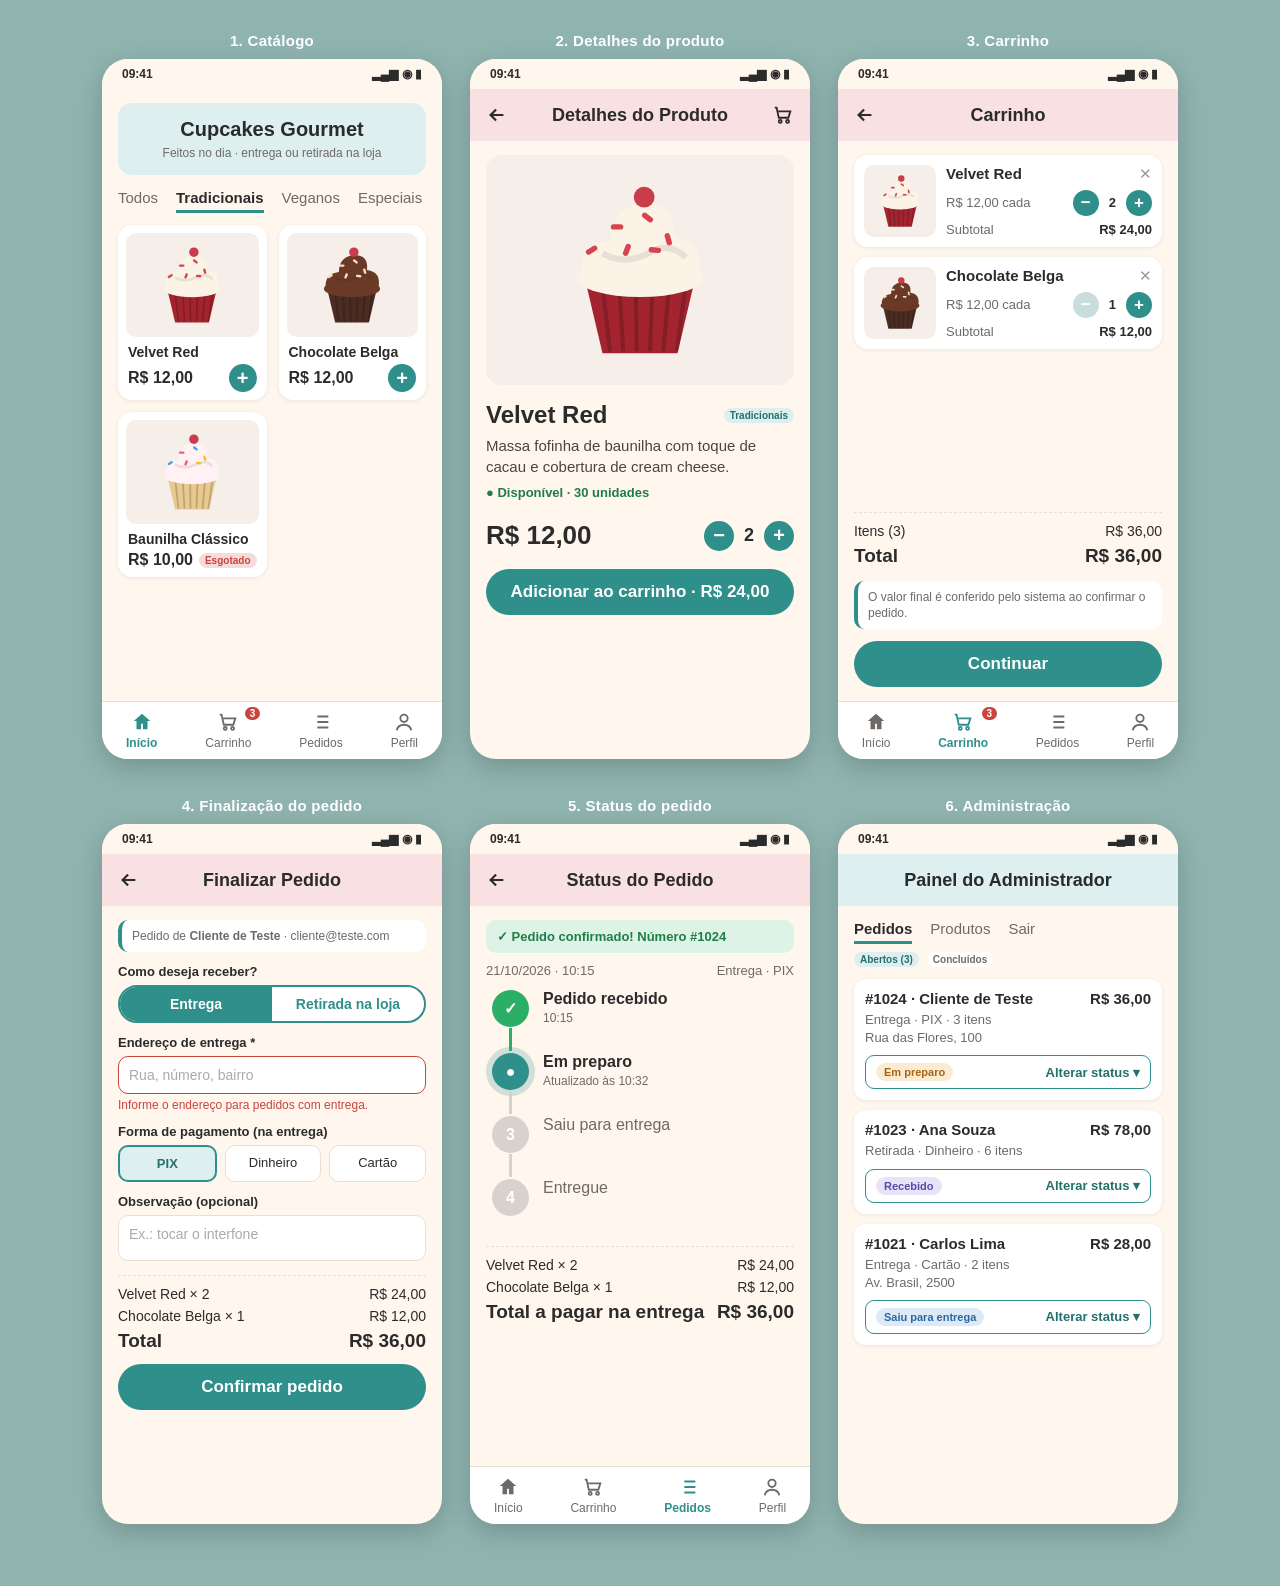
<file: docs/prototipo/prototipo.html>
<!doctype html>
<html lang="pt-BR">
<head>
<meta charset="utf-8">
<title>Protótipo - Cupcakes Gourmet</title>
<style>
  :root{
    --teal:#2F8F8B; --teal-dk:#24706D; --teal-lt:#DDEFEE;
    --cream:#FFF6EE; --pink:#F9E1E3; --ink:#2B2B2B; --muted:#6F6A66;
    --line:#EADFD6; --ok:#2BAE66; --warn:#E39B2D; --err:#C9443B;
  }
  *{box-sizing:border-box;margin:0;padding:0}
  body{font-family:Arial,Helvetica,sans-serif;background:#8FB3AF;color:var(--ink);padding:28px}
  .row{display:flex;gap:28px;justify-content:center;margin-bottom:28px}
  .wrap{display:flex;flex-direction:column;align-items:center;gap:10px}
  .cap{font-weight:bold;color:#fff;font-size:15px;letter-spacing:.3px}
  .phone{width:340px;height:700px;background:var(--cream);border-radius:26px;overflow:hidden;
         display:flex;flex-direction:column;box-shadow:0 8px 24px rgba(0,0,0,.18);position:relative}
  .sb{height:30px;display:flex;justify-content:space-between;align-items:center;padding:0 20px;font-size:12px;font-weight:bold;background:inherit}
  .top{background:var(--pink);height:52px;display:flex;align-items:center;padding:0 16px;gap:12px;font-size:18px;font-weight:bold}
  .top .t{flex:1;text-align:center}
  .ic{width:22px;height:22px;display:inline-block}
  .body{flex:1;overflow:hidden;padding:14px 16px}
  .btn{background:var(--teal);color:#fff;border:none;border-radius:24px;height:46px;width:100%;font-size:17px;font-weight:bold}
  .btn.sec{background:#fff;color:var(--teal);border:2px solid var(--teal)}
  .price{font-weight:bold;white-space:nowrap}
  .row{padding:4px 0 6px}
  .banner{background:var(--teal-lt);border-radius:14px;padding:14px;text-align:center;font-size:20px;font-weight:bold;line-height:1.25}
  .banner small{display:block;font-size:12px;font-weight:normal;color:var(--muted);margin-top:4px}
  .tabs{display:flex;gap:18px;margin:14px 0 12px;font-size:15px;color:var(--muted)}
  .tabs .on{color:var(--ink);font-weight:bold;border-bottom:3px solid var(--teal);padding-bottom:4px}
  .grid{display:grid;grid-template-columns:1fr 1fr;gap:12px}
  .card{background:#fff;border-radius:14px;padding:8px;box-shadow:0 1px 4px rgba(0,0,0,.08)}
  .card .img{background:#F6EEE8;border-radius:10px;height:104px;display:flex;align-items:center;justify-content:center}
  .card .n{font-size:14px;font-weight:bold;margin:7px 2px 4px}
  .card .f{gap:6px;display:flex;justify-content:space-between;align-items:center;margin:0 2px}
  .plus{width:28px;height:28px;border-radius:50%;background:var(--teal);color:#fff;display:flex;align-items:center;justify-content:center;font-size:20px;font-weight:bold}
  .tag{font-size:10px;padding:2px 6px;border-radius:9px;background:var(--teal-lt);color:var(--teal-dk);font-weight:bold}
  .tag.out{background:#F4DCDA;color:var(--err)}
  .nav{height:58px;border-top:1px solid var(--line);display:flex;justify-content:space-around;align-items:center;background:#fff;font-size:12px;color:var(--muted)}
  .nav div{display:flex;flex-direction:column;align-items:center;gap:3px}
  .nav .on{color:var(--teal);font-weight:bold}
  .badge{position:absolute;top:-4px;right:-9px;background:var(--err);color:#fff;font-size:10px;border-radius:9px;padding:1px 5px;font-weight:bold}
  .qty{display:flex;align-items:center;gap:10px}
  .qb{width:30px;height:30px;border-radius:50%;background:var(--teal);color:#fff;display:flex;align-items:center;justify-content:center;font-size:20px;font-weight:bold}
  .qb.dis{background:#C9DEDC}
  .item{background:#fff;border-radius:14px;padding:10px;display:flex;gap:10px;margin-bottom:10px;box-shadow:0 1px 4px rgba(0,0,0,.08)}
  .item .img{width:72px;height:72px;background:#F6EEE8;border-radius:10px;display:flex;align-items:center;justify-content:center;flex:none}
  .item .info{flex:1;display:flex;flex-direction:column;justify-content:space-between}
  .item .l1{display:flex;justify-content:space-between;font-weight:bold;font-size:15px}
  .item .l2{display:flex;justify-content:space-between;align-items:center;font-size:13px;color:var(--muted)}
  .sum{border-top:1px dashed var(--line);padding-top:10px;margin-top:4px;font-size:14px}
  .sum div{display:flex;justify-content:space-between;margin-bottom:6px}
  .sum .tot{font-size:19px;font-weight:bold;margin-top:6px}
  .note{font-size:12px;color:var(--muted);background:#fff;border-radius:10px;padding:8px 10px;border-left:4px solid var(--teal);line-height:1.35}
  label{display:block;font-size:13px;font-weight:bold;margin:12px 0 6px}
  .seg{display:flex;background:#fff;border-radius:22px;border:2px solid var(--teal);overflow:hidden}
  .seg div{flex:1;text-align:center;padding:9px 0;font-size:14px;font-weight:bold;color:var(--teal)}
  .seg .on{background:var(--teal);color:#fff}
  .inp{background:#fff;border:1.5px solid var(--line);border-radius:10px;padding:10px;font-size:14px}
  .inp.err{border-color:var(--err)}
  .msg-err{color:var(--err);font-size:12px;margin-top:4px}
  .radio{display:flex;gap:8px}
  .radio div{flex:1;background:#fff;border:1.5px solid var(--line);border-radius:10px;padding:9px 0;text-align:center;font-size:13px}
  .radio .on{border:2px solid var(--teal);color:var(--teal-dk);font-weight:bold;background:var(--teal-lt)}
  .steps{margin:8px 0 0 6px}
  .st{display:flex;gap:14px;align-items:flex-start;position:relative;padding-bottom:26px}
  .st:not(:last-child)::after{content:"";position:absolute;left:17px;top:38px;width:3px;height:calc(100% - 40px);background:#D8D2CC}
  .st.done::after{background:var(--ok)!important}
  .dot{width:37px;height:37px;border-radius:50%;background:#D8D2CC;color:#fff;display:flex;align-items:center;justify-content:center;font-weight:bold;flex:none}
  .st.done .dot{background:var(--ok)}
  .st.now .dot{background:var(--teal);box-shadow:0 0 0 6px rgba(47,143,139,.22)}
  .st .tx b{display:block;font-size:16px}
  .st .tx span{font-size:12px;color:var(--muted)}
  .st.wait .tx b{color:var(--muted);font-weight:normal}
  .ord{background:#fff;border-radius:12px;padding:11px;margin-bottom:10px;box-shadow:0 1px 4px rgba(0,0,0,.08);font-size:13px}
  .ord .h{display:flex;justify-content:space-between;font-weight:bold;font-size:15px;margin-bottom:4px}
  .ord .m{color:var(--muted);margin-bottom:8px;line-height:1.4}
  .sel{display:flex;justify-content:space-between;align-items:center;border:1.5px solid var(--teal);border-radius:9px;padding:7px 10px;color:var(--teal-dk);font-weight:bold}
  .pill{font-size:11px;font-weight:bold;padding:3px 8px;border-radius:10px}
  .p-rec{background:#E8E3F6;color:#5A48A8}.p-pre{background:#FCEBD3;color:#A86412}.p-sai{background:#DCEAF8;color:#2B66A3}.p-ok{background:#DDF3E6;color:#1E7D48}
  .toast{background:#DDF3E6;color:#1E7D48;border-radius:10px;padding:9px 11px;font-size:13px;font-weight:bold;margin-bottom:10px}
</style>
</head>
<body>
<div class="row" id="r1"></div>
<div class="row" id="r2"></div>

<script>
// Ilustração simples de cupcake (SVG) - cores por sabor
function cup(massa, cobertura, granulado, tam=90){
  const g = granulado ? [[34,26],[50,20],[62,30],[44,36],[28,38],[58,40]].map(([x,y],i)=>
    `<rect x="${x}" y="${y}" width="6" height="2.6" rx="1.3" fill="${granulado[i%granulado.length]}" transform="rotate(${i*37} ${x} ${y})"/>`).join('') : '';
  return `<svg width="${tam}" height="${tam}" viewBox="0 0 96 96">
    <path d="M22 54 L74 54 L66 88 L30 88 Z" fill="${massa}"/>
    ${[30,38,46,54,62,70].map(x=>`<line x1="${x}" y1="55" x2="${x-(x-48)*0.2}" y2="87" stroke="rgba(0,0,0,.18)" stroke-width="2"/>`).join('')}
    <ellipse cx="48" cy="52" rx="30" ry="9" fill="${cobertura}"/>
    <path d="M20 52 Q18 36 34 34 Q34 18 50 16 Q66 16 64 32 Q80 34 76 52 Z" fill="${cobertura}"/>
    <path d="M30 40 Q40 46 52 40 Q62 34 70 42" stroke="rgba(0,0,0,.08)" stroke-width="3" fill="none"/>
    <circle cx="50" cy="13" r="5" fill="#C93C4A"/>
    ${g}</svg>`;
}
const P = {
  velvet:   ["Velvet Red", 12, cup("#A3242F","#FBF3E6",["#D9434F"])],
  choco:    ["Chocolate Belga", 12, cup("#4A2C22","#6B3A26",["#F3E1C8"])],
  baunilha: ["Baunilha Clássico", 10, cup("#E9C98F","#FFF1F4",["#E85D8C","#4BA3D9","#F2C230"])],
  pistache: ["Pistache", 16, cup("#E9C98F","#B9CF8A",["#7C9A45"])],
};
const brl = v => "R$ " + Number(v).toFixed(2).replace(".", ",");
const ICON = {
  back:`<svg class="ic" viewBox="0 0 24 24" fill="none" stroke="#2B2B2B" stroke-width="2.4"><path d="M19 12H5M11 6l-6 6 6 6"/></svg>`,
  cart:(c="#2B2B2B")=>`<svg class="ic" viewBox="0 0 24 24" fill="none" stroke="${c}" stroke-width="2"><path d="M3 4h2l2.4 11h10.4L20 8H7"/><circle cx="9" cy="19" r="1.6"/><circle cx="17" cy="19" r="1.6"/></svg>`,
  home:(c)=>`<svg class="ic" viewBox="0 0 24 24" fill="${c}"><path d="M12 3l9 8h-3v9h-5v-6h-2v6H6v-9H3z"/></svg>`,
  user:(c)=>`<svg class="ic" viewBox="0 0 24 24" fill="none" stroke="${c}" stroke-width="2"><circle cx="12" cy="8" r="4"/><path d="M4 21c1-4 4-6 8-6s7 2 8 6"/></svg>`,
  list:(c)=>`<svg class="ic" viewBox="0 0 24 24" fill="none" stroke="${c}" stroke-width="2"><path d="M8 6h12M8 12h12M8 18h12M4 6h.01M4 12h.01M4 18h.01"/></svg>`,
};
const sb = `<div class="sb"><span>09:41</span><span>▂▄▆ ◉ ▮</span></div>`;
function nav(on, qtd){
  const it=(k,ic,txt)=>`<div class="${on===k?'on':''}">${ic(on===k?'#2F8F8B':'#6F6A66')}${txt}</div>`;
  return `<div class="nav">${it('home',ICON.home,'Início')}
   <div class="${on==='cart'?'on':''}" style="position:relative">${ICON.cart(on==='cart'?'#2F8F8B':'#6F6A66')}${qtd?`<span class="badge">${qtd}</span>`:''}Carrinho</div>
   ${it('ped',ICON.list,'Pedidos')}${it('perfil',ICON.user,'Perfil')}</div>`;
}
const phone = (cap, html) => `<div class="wrap"><div class="cap">${cap}</div><div class="phone">${html}</div></div>`;

// 1. Catálogo
const card = (k, esgot) => `<div class="card"><div class="img">${P[k][2]}</div><div class="n">${P[k][0]}</div>
  <div class="f"><span class="price">${brl(P[k][1])}</span>${esgot?'<span class="tag out">Esgotado</span>':'<span class="plus">+</span>'}</div></div>`;
const t1 = sb + `<div class="body">
  <div class="banner">Cupcakes Gourmet<small>Feitos no dia · entrega ou retirada na loja</small></div>
  <div class="tabs"><span>Todos</span><span class="on">Tradicionais</span><span>Veganos</span><span>Especiais</span></div>
  <div class="grid">${card('velvet')}${card('choco')}${card('baunilha',true)}</div>
  </div>` + nav('home', 3);

// 2. Detalhes
const t2 = sb + `<div class="top">${ICON.back}<span class="t">Detalhes do Produto</span>${ICON.cart()}</div>
  <div class="body">
   <div style="background:#F6EEE8;border-radius:16px;height:230px;display:flex;align-items:center;justify-content:center">${cup("#A3242F","#FBF3E6",["#D9434F"],200)}</div>
   <div style="display:flex;justify-content:space-between;align-items:center;margin:16px 0 6px"><b style="font-size:24px">Velvet Red</b><span class="tag">Tradicionais</span></div>
   <p style="font-size:15px;color:#4A4542;line-height:1.4">Massa fofinha de baunilha com toque de cacau e cobertura de cream cheese.</p>
   <p style="font-size:13px;color:#1E7D48;margin-top:8px;font-weight:bold">● Disponível · 30 unidades</p>
   <div style="display:flex;justify-content:space-between;align-items:center;margin:20px 0 18px">
     <span style="font-size:26px;font-weight:bold">${brl(12)}</span>
     <div class="qty"><span class="qb">−</span><b style="font-size:18px">2</b><span class="qb">+</span></div></div>
   <button class="btn">Adicionar ao carrinho · ${brl(24)}</button>
  </div>`;

// 3. Carrinho
const item = (k,q) => `<div class="item"><div class="img">${cup(...({velvet:["#A3242F","#FBF3E6",["#D9434F"]],choco:["#4A2C22","#6B3A26",["#F3E1C8"]]})[k],62)}</div>
  <div class="info"><div class="l1"><span>${P[k][0]}</span><span style="color:#999;font-weight:normal">✕</span></div>
  <div class="l2"><span>${brl(P[k][1])} cada</span><div class="qty"><span class="qb ${q===1?'dis':''}" style="width:26px;height:26px;font-size:17px">−</span><b style="color:#2B2B2B">${q}</b><span class="qb" style="width:26px;height:26px;font-size:17px">+</span></div></div>
  <div class="l2"><span>Subtotal</span><b style="color:#2B2B2B">${brl(P[k][1]*q)}</b></div></div></div>`;
const t3 = sb + `<div class="top">${ICON.back}<span class="t">Carrinho</span><span class="ic"></span></div>
  <div class="body" style="display:flex;flex-direction:column">
   ${item('velvet',2)}${item('choco',1)}
   <div style="flex:1"></div>
   <div class="sum"><div><span>Itens (3)</span><span>${brl(36)}</span></div>
     <div class="tot"><span>Total</span><span>${brl(36)}</span></div></div>
   <p class="note" style="margin:8px 0 12px">O valor final é conferido pelo sistema ao confirmar o pedido.</p>
   <button class="btn">Continuar</button>
  </div>` + nav('cart', 3);

// 4. Finalização
const t4 = sb + `<div class="top">${ICON.back}<span class="t">Finalizar Pedido</span><span class="ic"></span></div>
  <div class="body">
   <div class="note">Pedido de <b>Cliente de Teste</b> · cliente@teste.com</div>
   <label>Como deseja receber?</label>
   <div class="seg"><div class="on">Entrega</div><div>Retirada na loja</div></div>
   <label>Endereço de entrega *</label>
   <div class="inp err" style="color:#AAA">Rua, número, bairro</div>
   <div class="msg-err">Informe o endereço para pedidos com entrega.</div>
   <label>Forma de pagamento (na entrega)</label>
   <div class="radio"><div class="on">PIX</div><div>Dinheiro</div><div>Cartão</div></div>
   <label>Observação (opcional)</label>
   <div class="inp" style="color:#AAA;height:46px">Ex.: tocar o interfone</div>
   <div class="sum" style="margin-top:14px"><div><span>Velvet Red × 2</span><span>${brl(24)}</span></div>
     <div><span>Chocolate Belga × 1</span><span>${brl(12)}</span></div>
     <div class="tot"><span>Total</span><span>${brl(36)}</span></div></div>
   <button class="btn" style="margin-top:6px">Confirmar pedido</button>
  </div>`;

// 5. Status
const st = (cls, ico, t, s) => `<div class="st ${cls}"><div class="dot">${ico}</div><div class="tx"><b>${t}</b><span>${s}</span></div></div>`;
const t5 = sb + `<div class="top">${ICON.back}<span class="t">Status do Pedido</span><span class="ic"></span></div>
  <div class="body">
   <div class="toast">✓ Pedido confirmado! Número #1024</div>
   <div style="display:flex;justify-content:space-between;font-size:13px;color:#6F6A66;margin-bottom:12px"><span>21/10/2026 · 10:15</span><span>Entrega · PIX</span></div>
   <div class="steps">
    ${st('done','✓','Pedido recebido','10:15')}
    ${st('now','●','Em preparo','Atualizado às 10:32')}
    ${st('wait','3','Saiu para entrega','')}
    ${st('wait','4','Entregue','')}
   </div>
   <div class="sum"><div><span>Velvet Red × 2</span><span>${brl(24)}</span></div>
     <div><span>Chocolate Belga × 1</span><span>${brl(12)}</span></div>
     <div class="tot"><span>Total a pagar na entrega</span><span>${brl(36)}</span></div></div>
  </div>` + nav('ped', 0);

// 6. Administração
const ord = (n, cli, info, tot, pill, cls) => `<div class="ord"><div class="h"><span>#${n} · ${cli}</span><span>${brl(tot)}</span></div>
  <div class="m">${info}</div><div class="sel"><span class="pill ${cls}">${pill}</span><span>Alterar status ▾</span></div></div>`;
const t6 = sb + `<div class="top" style="background:#DDEFEE"><span class="t">Painel do Administrador</span></div>
  <div class="body">
   <div class="tabs" style="margin-top:0"><span class="on">Pedidos</span><span>Produtos</span><span>Sair</span></div>
   <div class="tabs" style="margin:-4px 0 12px;font-size:13px;gap:8px"><span class="tag">Abertos (3)</span><span class="tag" style="background:#fff;color:#6F6A66">Concluídos</span></div>
   ${ord(1024,'Cliente de Teste','Entrega · PIX · 3 itens<br>Rua das Flores, 100','36','Em preparo','p-pre')}
   ${ord(1023,'Ana Souza','Retirada · Dinheiro · 6 itens','78','Recebido','p-rec')}
   ${ord(1021,'Carlos Lima','Entrega · Cartão · 2 itens<br>Av. Brasil, 2500','28','Saiu para entrega','p-sai')}
  </div>`;

document.getElementById('r1').innerHTML = phone('1. Catálogo', t1) + phone('2. Detalhes do produto', t2) + phone('3. Carrinho', t3);
document.getElementById('r2').innerHTML = phone('4. Finalização do pedido', t4) + phone('5. Status do pedido', t5) + phone('6. Administração', t6);
</script>
</body>
</html>
</file>
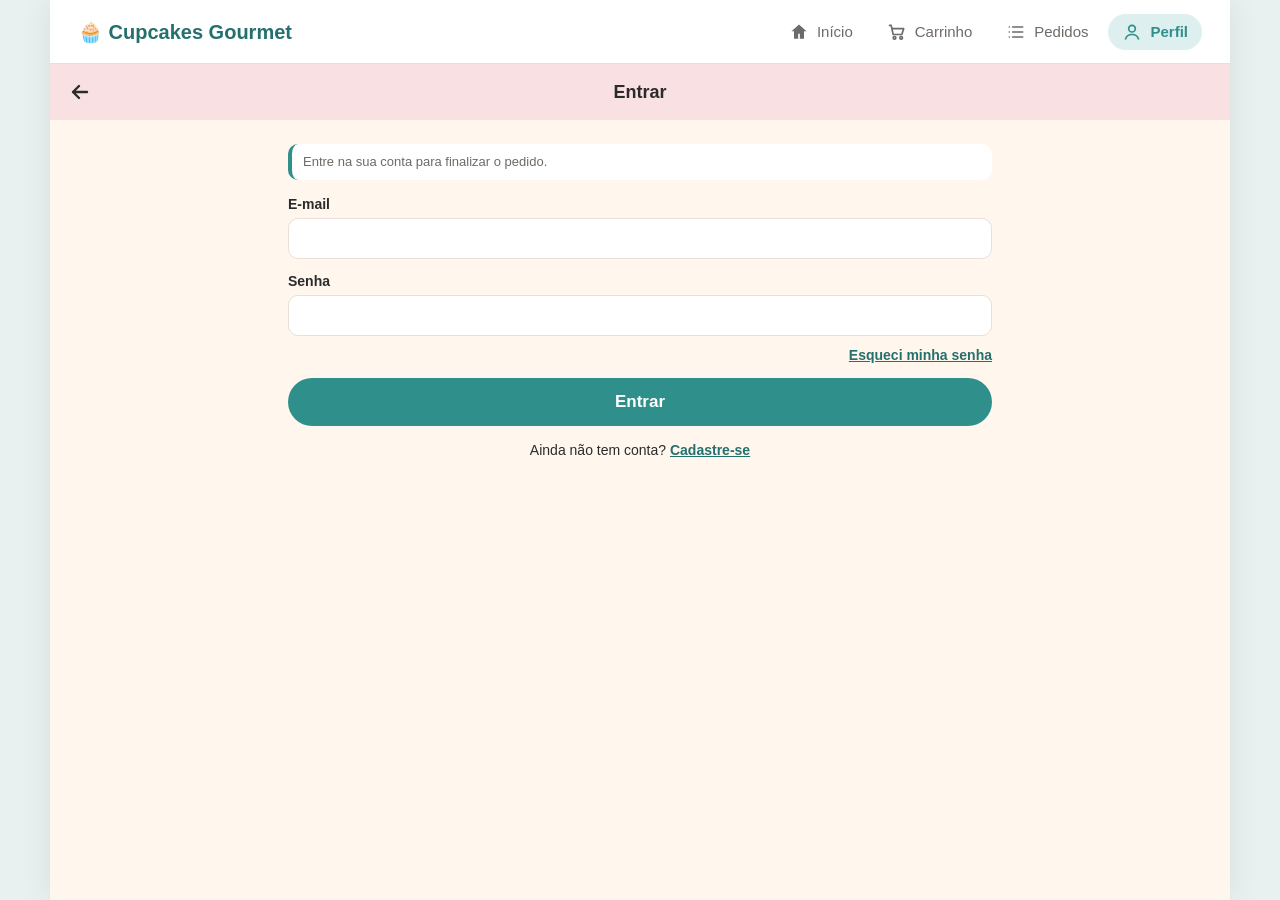
<file: src/Cupcakes.Api/wwwroot/admin.html>
<!doctype html>
<html lang="pt-BR">
<head>
  <meta charset="utf-8">
  <meta name="viewport" content="width=device-width, initial-scale=1">
  <title>Painel do administrador · Cupcakes Gourmet</title>
  <link rel="icon" href="img/favicon.svg" type="image/svg+xml">
  <link rel="stylesheet" href="css/app.css">
</head>
<body>
<div class="app largo">
  <header class="topo admin">
    <a class="icone-btn" href="index.html" aria-label="Ir para a loja" title="Ir para a loja"></a>
    <h1>Painel do Administrador</h1>
    <button class="icone-btn" id="sair" type="button" aria-label="Sair" title="Sair"></button>
  </header>
  <main>
    <div class="admin-abas" role="tablist">
      <button type="button" data-aba="pedidos" class="ativo" role="tab">Pedidos</button>
      <button type="button" data-aba="produtos" role="tab">Produtos</button>
      <button type="button" data-aba="feedbacks" role="tab">Feedbacks<span class="cont-aba" id="contFeedback"></span></button>
    </div>

    <section id="abaPedidos">
      <div class="barra">
        <div class="filtros" id="filtros">
          <button type="button" data-sit="abertos" class="ativo">Abertos</button>
          <button type="button" data-sit="concluidos">Concluídos</button>
          <button type="button" data-sit="">Todos</button>
        </div>
        <button class="btn sec peq" id="recarregar" type="button">Atualizar</button>
      </div>
      <div id="listaPedidos" aria-live="polite"></div>
    </section>

    <section id="abaFeedbacks" hidden>
      <div class="resumo-cards" id="resumoFeedback"></div>
      <div class="barra">
        <div class="filtros" id="filtrosFeedback">
          <button type="button" data-sit="nao_lidos" class="ativo">Não lidos</button>
          <button type="button" data-sit="">Todos</button>
        </div>
      </div>
      <div id="listaFeedbacks" class="grade-admin" aria-live="polite"></div>
    </section>

    <section id="abaProdutos" hidden>
      <div class="barra">
        <span class="dica" id="contagem"></span>
        <button class="btn peq" id="novo" type="button">+ Novo produto</button>
      </div>
      <div id="listaProdutos"></div>
    </section>
  </main>
</div>

<dialog id="dlg">
  <form id="formProduto" method="dialog" novalidate>
    <h2 id="dlgTitulo">Novo produto</h2>
    <div id="dlgAlerta"></div>
    <div class="campo" data-campo="nome">
      <label for="pNome">Nome *</label>
      <input id="pNome" name="nome" maxlength="120" required>
      <div class="erro"></div>
    </div>
    <div class="campo" data-campo="categoriaId">
      <label for="pCategoria">Categoria *</label>
      <select id="pCategoria" name="categoria" required></select>
      <div class="erro"></div>
    </div>
    <div class="dupla">
      <div class="campo" data-campo="preco">
        <label for="pPreco">Preço (R$) *</label>
        <input id="pPreco" name="preco" type="number" min="0" step="0.01" inputmode="decimal" required>
        <div class="erro"></div>
      </div>
      <div class="campo" data-campo="quantidadeEstoque">
        <label for="pEstoque">Estoque *</label>
        <input id="pEstoque" name="estoque" type="number" min="0" step="1" inputmode="numeric" required>
        <div class="erro"></div>
      </div>
    </div>
    <div class="campo" data-campo="imagemUrl">
      <label for="pImagem">Imagem</label>
      <div class="imagem-produto">
        <div class="preview-imagem"><img id="pPreview" alt="Pré-visualização da imagem do produto"></div>
        <div style="flex:1;min-width:0">
          <select id="pImagem" name="imagem"></select>
          <input id="pImagemUrl" name="imagemUrl" maxlength="255" placeholder="https://… ou /img/arquivo.svg" style="margin-top:8px" hidden>
        </div>
      </div>
      <div class="erro"></div>
    </div>
    <div class="campo" data-campo="arquivo">
      <label class="btn sec peq botao-arquivo" for="pArquivo">📷 Enviar foto do computador</label>
      <input id="pArquivo" name="arquivo" type="file" accept="image/jpeg,image/png,image/webp" class="sr-only">
      <div class="dica" id="pArquivoInfo">JPG, PNG ou WebP, até 2 MB. Substitui a imagem escolhida acima.</div>
      <div class="erro"></div>
    </div>
    <div class="campo" data-campo="descricao">
      <label for="pDescricao">Descrição</label>
      <textarea id="pDescricao" name="descricao" rows="3"></textarea>
      <div class="erro"></div>
    </div>
    <label class="check"><input type="checkbox" name="ativo" checked> Disponível para venda (ativo)</label>
    <div class="dlg-acoes">
      <button class="btn sec" type="button" id="cancelar">Cancelar</button>
      <button class="btn" type="submit" id="salvar">Salvar</button>
    </div>
  </form>
</dialog>

<script src="js/core.js"></script>
<script src="js/admin.js"></script>
</body>
</html>
</file>
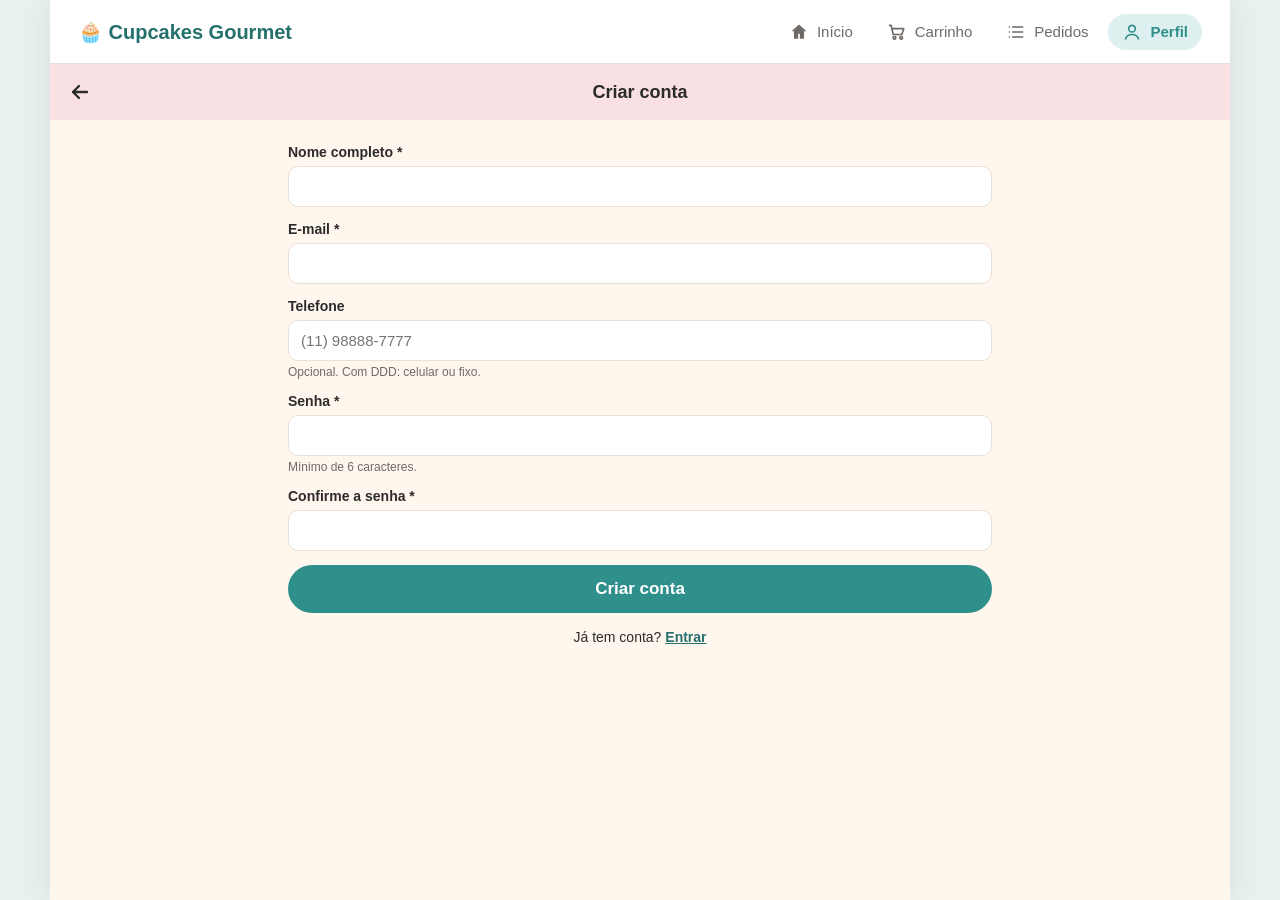
<file: src/Cupcakes.Api/wwwroot/cadastro.html>
<!doctype html>
<html lang="pt-BR">
<head>
  <meta charset="utf-8">
  <meta name="viewport" content="width=device-width, initial-scale=1">
  <title>Cadastro · Cupcakes Gourmet</title>
  <link rel="icon" href="img/favicon.svg" type="image/svg+xml">
  <link rel="stylesheet" href="css/app.css">
</head>
<body>
<div class="app">
  <main>
    <form id="form" novalidate>
      <div id="alerta"></div>
      <div class="campo" data-campo="nome">
        <label for="nome">Nome completo *</label>
        <input id="nome" name="nome" autocomplete="name" maxlength="120" required>
        <div class="erro"></div>
      </div>
      <div class="campo" data-campo="email">
        <label for="email">E-mail *</label>
        <input id="email" name="email" type="email" autocomplete="email" maxlength="180" required>
        <div class="erro"></div>
      </div>
      <div class="campo" data-campo="telefone">
        <label for="telefone">Telefone</label>
        <input id="telefone" name="telefone" type="tel" autocomplete="tel" maxlength="20" placeholder="(11) 98888-7777">
        <div class="dica">Opcional. Com DDD: celular ou fixo.</div>
        <div class="erro"></div>
      </div>
      <div class="campo" data-campo="senha">
        <label for="senha">Senha *</label>
        <input id="senha" name="senha" type="password" autocomplete="new-password" minlength="6" maxlength="72" required>
        <div class="dica">Mínimo de 6 caracteres.</div>
        <div class="erro"></div>
      </div>
      <div class="campo" data-campo="confirmacao">
        <label for="confirmacao">Confirme a senha *</label>
        <input id="confirmacao" name="confirmacao" type="password" autocomplete="new-password" required>
        <div class="erro"></div>
      </div>
      <button class="btn" type="submit">Criar conta</button>
      <p class="form-rodape">Já tem conta? <a class="link" id="linkLogin" href="login.html">Entrar</a></p>
    </form>
  </main>
</div>
<script src="js/core.js"></script>
<script>
  montarLayout({ titulo: "Criar conta", voltar: true, nav: "perfil" });
  const voltar = params.get("voltar");
  const destino = voltar && /^[a-z0-9_-]+\.html/i.test(voltar) ? voltar : "index.html";
  mascaraTelefone($("#telefone"));
  if (voltar) $("#linkLogin").href = "login.html?voltar=" + encodeURIComponent(voltar);

  $("#form").addEventListener("submit", async e => {
    e.preventDefault();
    const f = e.target; limparErros(f); $("#alerta").innerHTML = "";
    const d = { nome: f.nome.value.trim(), email: f.email.value.trim(), telefone: f.telefone.value.trim() || null, senha: f.senha.value };
    let ok = true;
    if (d.nome.length < 2) { marcarCampo(f, "nome", "Informe seu nome."); ok = false; }
    if (!/^[^\s@]+@[^\s@]+\.[^\s@]{2,}$/.test(d.email)) { marcarCampo(f, "email", "Informe um e-mail válido."); ok = false; }
    if (!telefoneValido(d.telefone)) { marcarCampo(f, "telefone", "Informe o telefone com DDD, ex.: (11) 98888-7777."); ok = false; }
    if (d.senha.length < 6) { marcarCampo(f, "senha", "A senha deve ter pelo menos 6 caracteres."); ok = false; }
    if (f.confirmacao.value !== d.senha) { marcarCampo(f, "confirmacao", "As senhas não conferem."); ok = false; }
    if (!ok) return;
    const b = $("button[type=submit]", f); b.disabled = true; b.textContent = "Criando conta…";
    try {
      Sessao.salvar(await api("auth/cadastro", { metodo: "POST", corpo: d }));
      location.replace(destino);
    } catch (err) {
      if (err.status === 409) marcarCampo(f, "email", err.message);
      else if (!mostrarErros(f, err)) $("#alerta").innerHTML = `<div class="aviso erro" role="alert">${esc(err.message)}</div>`;
      b.disabled = false; b.textContent = "Criar conta";
    }
  });
</script>
</body>
</html>
</file>
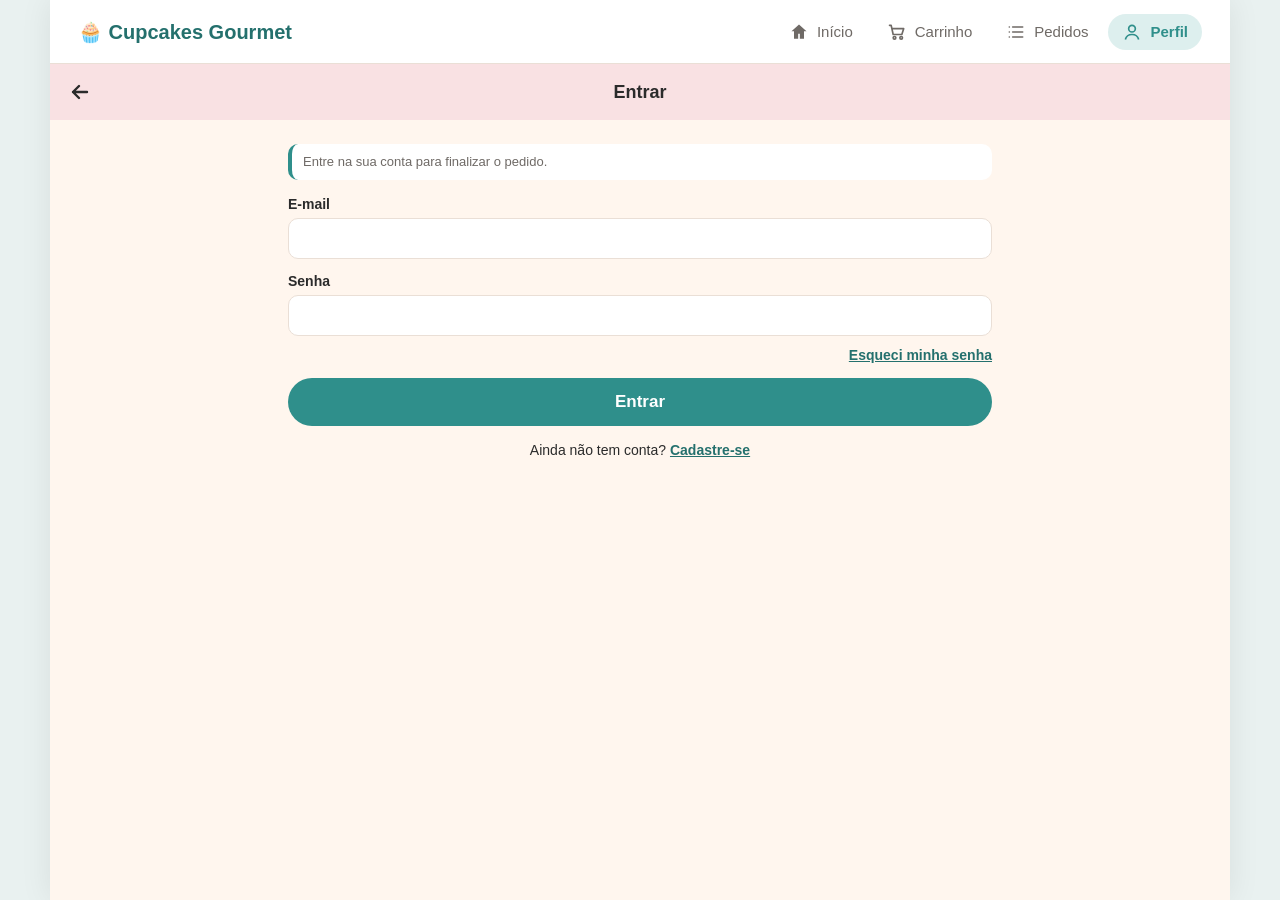
<file: src/Cupcakes.Api/wwwroot/editar-perfil.html>
<!doctype html>
<html lang="pt-BR">
<head>
  <meta charset="utf-8">
  <meta name="viewport" content="width=device-width, initial-scale=1">
  <title>Editar meus dados · Cupcakes Gourmet</title>
  <link rel="icon" href="img/favicon.svg" type="image/svg+xml">
  <link rel="stylesheet" href="css/app.css">
</head>
<body>
<div class="app">
  <main>
    <form id="formDados" novalidate>
      <h2 class="titulo-secao">Meus dados</h2>
      <div id="alertaDados"></div>
      <div class="campo">
        <label for="email">E-mail</label>
        <input id="email" type="email" disabled>
        <div class="dica">O e-mail é usado para entrar e não pode ser alterado.</div>
      </div>
      <div class="campo" data-campo="nome">
        <label for="nome">Nome completo *</label>
        <input id="nome" name="nome" autocomplete="name" maxlength="120" required>
        <div class="erro"></div>
      </div>
      <div class="campo" data-campo="telefone">
        <label for="telefone">Telefone</label>
        <input id="telefone" name="telefone" type="tel" autocomplete="tel" maxlength="20" placeholder="(11) 98888-7777">
        <div class="dica">Opcional. Com DDD: celular ou fixo.</div>
        <div class="erro"></div>
      </div>
      <button class="btn" type="submit">Salvar dados</button>
    </form>

    <form id="formSenha" novalidate style="margin-top:28px">
      <h2 class="titulo-secao">Trocar senha</h2>
      <div id="alertaSenha"></div>
      <div class="campo" data-campo="senhaAtual">
        <label for="atual">Senha atual *</label>
        <input id="atual" name="atual" type="password" autocomplete="current-password" required>
        <div class="erro"></div>
      </div>
      <div class="campo" data-campo="novaSenha">
        <label for="nova">Nova senha *</label>
        <input id="nova" name="nova" type="password" autocomplete="new-password" minlength="6" required>
        <div class="dica">Mínimo de 6 caracteres.</div>
        <div class="erro"></div>
      </div>
      <div class="campo" data-campo="confirmacao">
        <label for="confirmacao">Confirme a nova senha *</label>
        <input id="confirmacao" name="confirmacao" type="password" autocomplete="new-password" required>
        <div class="erro"></div>
      </div>
      <button class="btn sec" type="submit">Trocar senha</button>
    </form>
  </main>
</div>
<script src="js/core.js"></script>
<script>
(async () => {
  // Laudo, item 4: o cliente edita nome, telefone e senha.
  if (!Sessao.exigir()) return;
  montarLayout({ titulo: "Editar meus dados", voltar: "perfil.html", nav: "perfil" });
  const fd = $("#formDados"), fs = $("#formSenha");
  mascaraTelefone(fd.telefone);

  try {
    const u = await api("auth/me");          // dados atuais do servidor
    Sessao.salvar({ usuario: u });
    $("#email").value = u.email;
    fd.nome.value = u.nome;
    fd.telefone.value = u.telefone || "";
  } catch (e) {
    if (e.status === 401) { Sessao.irParaLogin(); return; }
    $("#alertaDados").innerHTML = telaErro(e);
  }

  fd.addEventListener("submit", async e => {
    e.preventDefault();
    limparErros(fd); $("#alertaDados").innerHTML = "";
    const corpo = { nome: fd.nome.value.trim(), telefone: fd.telefone.value.trim() || null };
    let ok = true;
    if (corpo.nome.length < 2) { marcarCampo(fd, "nome", "Informe seu nome."); ok = false; }
    if (!telefoneValido(corpo.telefone)) { marcarCampo(fd, "telefone", "Informe o telefone com DDD, ex.: (11) 98888-7777."); ok = false; }
    if (!ok) return;
    const b = $("button[type=submit]", fd); b.disabled = true;
    try {
      const r = await api("auth/perfil", { metodo: "PUT", corpo });
      Sessao.salvar(r);
      fd.telefone.value = r.usuario.telefone || "";
      $("#alertaDados").innerHTML = '<div class="aviso ok" role="status">✓ Dados atualizados.</div>';
    } catch (err) {
      if (err.status === 401) { Sessao.irParaLogin(); return; }
      if (!mostrarErros(fd, err)) $("#alertaDados").innerHTML = `<div class="aviso erro" role="alert">${esc(err.message)}</div>`;
    } finally { b.disabled = false; }
  });

  fs.addEventListener("submit", async e => {
    e.preventDefault();
    limparErros(fs); $("#alertaSenha").innerHTML = "";
    let ok = true;
    if (!fs.atual.value) { marcarCampo(fs, "senhaAtual", "Informe a senha atual."); ok = false; }
    if (fs.nova.value.length < 6) { marcarCampo(fs, "novaSenha", "A nova senha deve ter pelo menos 6 caracteres."); ok = false; }
    if (fs.confirmacao.value !== fs.nova.value) { marcarCampo(fs, "confirmacao", "As senhas não conferem."); ok = false; }
    if (!ok) return;
    const b = $("button[type=submit]", fs); b.disabled = true;
    try {
      await api("auth/senha", { metodo: "POST", corpo: { senhaAtual: fs.atual.value, novaSenha: fs.nova.value } });
      fs.reset();
      $("#alertaSenha").innerHTML = '<div class="aviso ok" role="status">✓ Senha alterada.</div>';
    } catch (err) {
      if (err.status === 401) { Sessao.irParaLogin(); return; }
      if (!mostrarErros(fs, err)) $("#alertaSenha").innerHTML = `<div class="aviso erro" role="alert">${esc(err.message)}</div>`;
    } finally { b.disabled = false; }
  });
})();
</script>
</body>
</html>
</file>
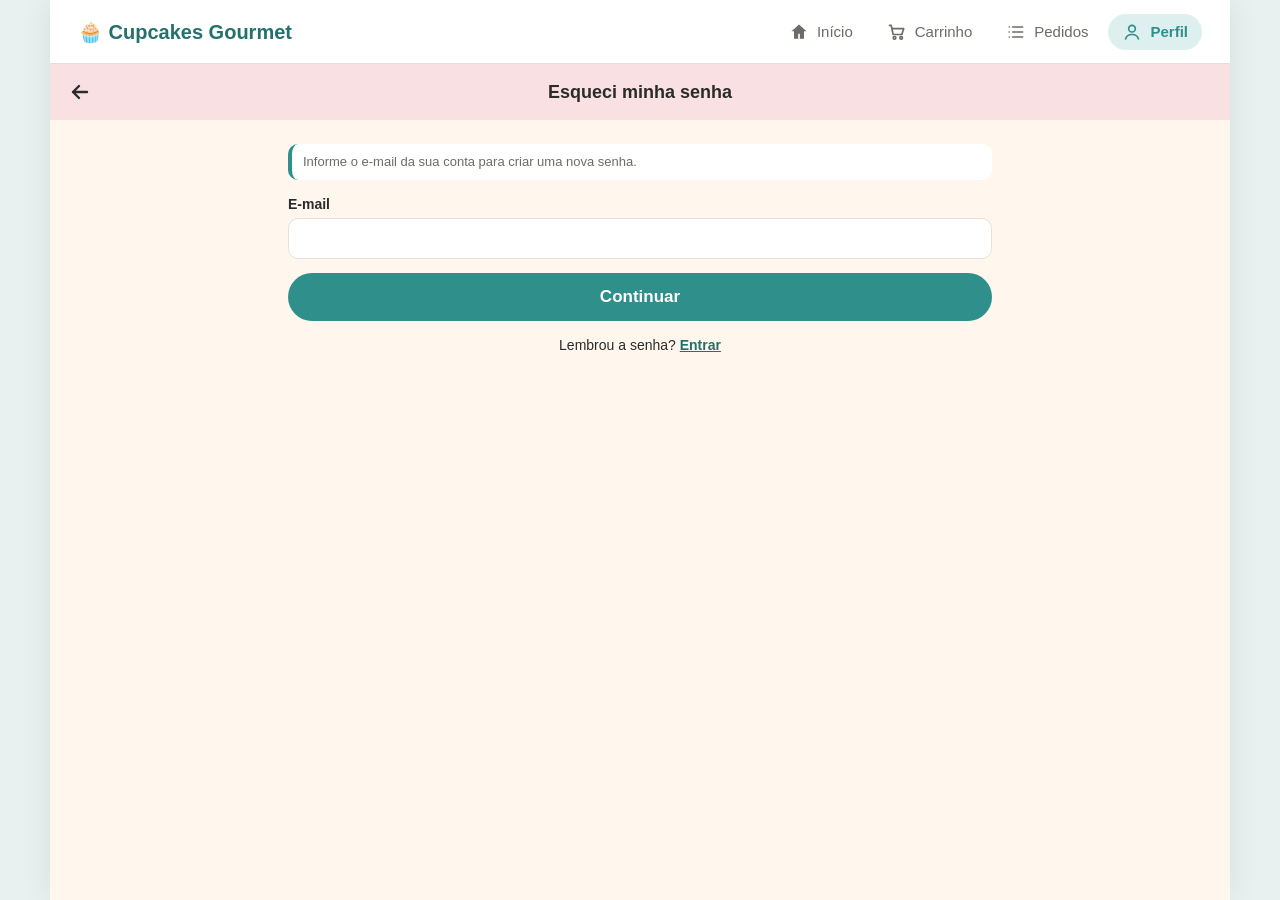
<file: src/Cupcakes.Api/wwwroot/esqueci-senha.html>
<!doctype html>
<html lang="pt-BR">
<head>
  <meta charset="utf-8">
  <meta name="viewport" content="width=device-width, initial-scale=1">
  <title>Esqueci minha senha · Cupcakes Gourmet</title>
  <link rel="icon" href="img/favicon.svg" type="image/svg+xml">
  <link rel="stylesheet" href="css/app.css">
</head>
<body>
<div class="app">
  <main>
    <p class="nota" style="margin-bottom:16px">Informe o e-mail da sua conta para criar uma nova senha.</p>
    <form id="form" novalidate>
      <div id="alerta"></div>
      <div class="campo" data-campo="email">
        <label for="email">E-mail</label>
        <input id="email" name="email" type="email" autocomplete="email" required>
        <div class="erro"></div>
      </div>
      <button class="btn" type="submit">Continuar</button>
      <p class="form-rodape">Lembrou a senha? <a class="link" href="login.html">Entrar</a></p>
    </form>
    <section id="resultado" hidden></section>
  </main>
</div>
<script src="js/core.js"></script>
<script>
  // Laudo, item 3: recuperação de senha.
  montarLayout({ titulo: "Esqueci minha senha", voltar: "login.html", nav: "perfil" });
  $("#form").addEventListener("submit", async e => {
    e.preventDefault();
    const f = e.target; limparErros(f); $("#alerta").innerHTML = "";
    const email = f.email.value.trim();
    if (!/^[^\s@]+@[^\s@]+\.[^\s@]{2,}$/.test(email)) { marcarCampo(f, "email", "Informe um e-mail válido."); return; }
    const b = $("button[type=submit]", f); b.disabled = true; b.textContent = "Aguarde…";
    try {
      const r = await api("auth/esqueci-senha", { metodo: "POST", corpo: { email } });
      f.hidden = true;
      $("#resultado").hidden = false;
      $("#resultado").innerHTML = r.link
        ? `<div class="aviso ok" role="status">✓ ${esc(r.mensagem)}</div>
           <p class="nota" style="margin-bottom:14px">Modo demonstração: o link aparece aqui em vez de ser enviado por e-mail.</p>
           <a class="btn" id="linkRedefinir" href="${esc(r.link)}">Criar nova senha</a>`
        : `<div class="aviso ok" role="status">${esc(r.mensagem)}</div><a class="btn sec" href="login.html">Voltar ao login</a>`;
    } catch (err) {
      if (!mostrarErros(f, err)) $("#alerta").innerHTML = `<div class="aviso erro" role="alert">${esc(err.message)}</div>`;
    } finally { b.disabled = false; b.textContent = "Continuar"; }
  });
</script>
</body>
</html>
</file>
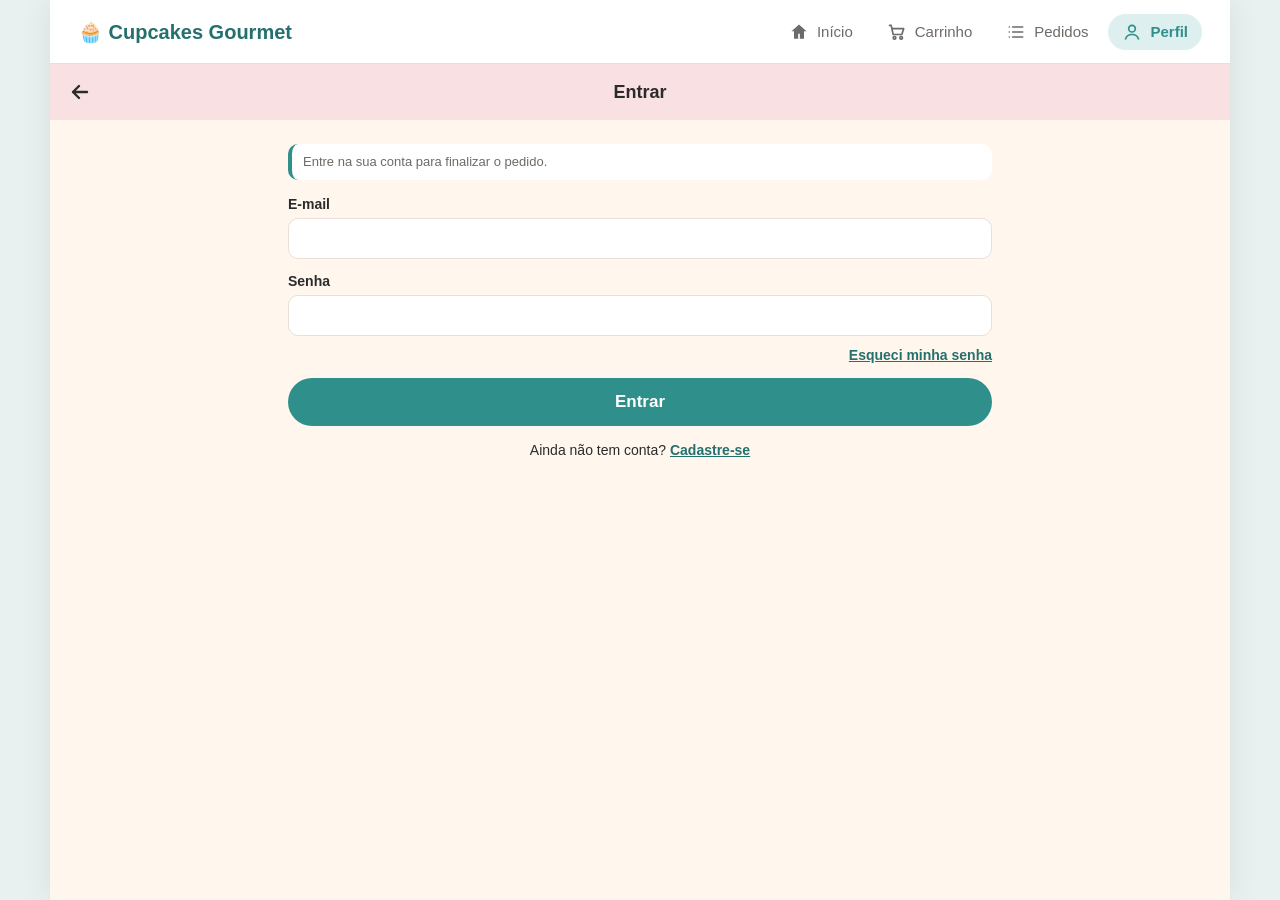
<file: src/Cupcakes.Api/wwwroot/feedback.html>
<!doctype html>
<html lang="pt-BR">
<head>
  <meta charset="utf-8">
  <meta name="viewport" content="width=device-width, initial-scale=1">
  <title>Enviar feedback · Cupcakes Gourmet</title>
  <link rel="icon" href="img/favicon.svg" type="image/svg+xml">
  <link rel="stylesheet" href="css/app.css">
</head>
<body>
<div class="app">
  <main id="conteudo"><div class="carregando">Carregando…</div></main>
</div>
<script src="js/core.js"></script>
<script>
(async () => {
  if (!Sessao.exigir()) return;
  montarLayout({ titulo: "Enviar Feedback", voltar: true, nav: "perfil" });
  const el = $("#conteudo");
  const idPedido = Number(params.get("pedido")) || null;
  const idProdutoInicial = Number(params.get("produto")) || null;
  const ROTULOS = ["", "Péssimo", "Ruim", "Regular", "Bom", "Ótimo"];

  // Produtos que podem ser avaliados: os itens do pedido ou, sem pedido, o catálogo.
  let pedido = null, opcoes = [];
  try {
    if (idPedido) {
      pedido = await api(`pedidos/${idPedido}`);
      opcoes = pedido.itens.map(i => ({ id: i.produtoId, nome: i.produto }));
    } else {
      opcoes = (await api("produtos")).map(p => ({ id: p.id, nome: p.nome }));
    }
  } catch (e) {
    if (e.status === 401) { Sessao.irParaLogin(); return; }
    el.innerHTML = telaErro(e); return;
  }
  const produtoValido = opcoes.some(o => o.id === idProdutoInicial);

  el.innerHTML = `
    <p class="nota" style="margin-bottom:14px">${pedido
      ? `Sua opinião sobre o <b>pedido #${pedido.id}</b> ajuda a loja a melhorar.`
      : "Conte o que achou de um cupcake ou do nosso atendimento."}</p>
    <form id="form" novalidate>
      <div id="alerta"></div>
      <fieldset style="border:none" class="campo" data-campo="assunto">
        <legend class="rotulo">Sobre o que é o seu feedback?</legend>
        <div class="seg">
          <label><input type="radio" name="assunto" value="PRODUTO" ${idProdutoInicial || pedido ? "checked" : ""}> Produto</label>
          <label><input type="radio" name="assunto" value="ATENDIMENTO" ${idProdutoInicial || pedido ? "" : "checked"}> Atendimento</label>
        </div>
        <div class="erro"></div>
      </fieldset>
      <div class="campo" data-campo="produtoId" id="blocoProduto">
        <label for="produto">Produto *</label>
        <select id="produto" name="produto">
          <option value="">Selecione o cupcake…</option>
          ${opcoes.map(o => `<option value="${o.id}" ${(produtoValido ? o.id === idProdutoInicial : opcoes.length === 1) ? "selected" : ""}>${esc(o.nome)}</option>`).join("")}
        </select>
        <div class="erro"></div>
      </div>
      <p class="dica" id="dicaAtendimento" hidden style="margin:-6px 0 14px">Atendimento inclui pedido, preparo, entrega ou retirada e contato com a loja.</p>
      <fieldset style="border:none" class="campo" data-campo="nota">
        <legend class="rotulo">Sua nota *</legend>
        <div class="estrelas" role="radiogroup" aria-label="Nota de 1 a 5 estrelas">
          ${[1, 2, 3, 4, 5].map(n => `<label title="${ROTULOS[n]}"><input type="radio" name="nota" value="${n}"><span aria-hidden="true">★</span><span class="sr-only">${n} estrela${n > 1 ? "s" : ""} – ${ROTULOS[n]}</span></label>`).join("")}
          <span class="rotulo-nota" id="rotuloNota"></span>
        </div>
        <div class="erro"></div>
      </fieldset>
      <div class="campo" data-campo="comentario">
        <label for="comentario">Comentário *</label>
        <textarea id="comentario" name="comentario" rows="4" maxlength="1000" placeholder="O que você gostou? O que podemos melhorar?"></textarea>
        <div class="dica" style="text-align:right"><span id="contador">0</span>/1000</div>
        <div class="erro"></div>
      </div>
      <button class="btn" type="submit">Enviar feedback</button>
    </form>
    <section id="enviados" style="margin-top:26px"></section>`;

  const f = $("#form");
  const ajustarAssunto = () => {
    const produto = f.assunto.value === "PRODUTO";
    $("#blocoProduto").hidden = !produto;
    $("#dicaAtendimento").hidden = produto;
  };
  $$("input[name=assunto]", f).forEach(r => r.addEventListener("change", ajustarAssunto));
  ajustarAssunto();

  const pintarEstrelas = () => {
    const n = Number(f.nota.value) || 0;
    $$(".estrelas label").forEach((l, i) => l.classList.toggle("acesa", i < n));
    $("#rotuloNota").textContent = ROTULOS[n] || "";
  };
  $$("input[name=nota]", f).forEach(r => r.addEventListener("change", pintarEstrelas));
  f.comentario.addEventListener("input", () => { $("#contador").textContent = f.comentario.value.length; });

  f.addEventListener("submit", async e => {
    e.preventDefault();
    limparErros(f); $("#alerta").innerHTML = "";
    const corpo = {
      assunto: f.assunto.value,
      nota: Number(f.nota.value) || 0,
      comentario: f.comentario.value.trim(),
      pedidoId: idPedido,
      produtoId: f.assunto.value === "PRODUTO" ? Number(f.produto.value) || null : null,
    };
    let ok = true;
    if (corpo.assunto === "PRODUTO" && !corpo.produtoId) { marcarCampo(f, "produtoId", "Escolha o produto que você quer avaliar."); ok = false; }
    if (!corpo.nota) { marcarCampo(f, "nota", "Escolha uma nota de 1 a 5 estrelas."); ok = false; }
    if (corpo.comentario.length < 3) { marcarCampo(f, "comentario", "Escreva um comentário com pelo menos 3 caracteres."); ok = false; }
    if (!ok) return;

    const b = $("button[type=submit]", f); b.disabled = true; b.textContent = "Enviando…";
    try {
      await api("feedbacks", { metodo: "POST", corpo });
      f.reset(); pintarEstrelas(); ajustarAssunto(); $("#contador").textContent = "0";
      $("#alerta").innerHTML = '<div class="aviso ok" role="status">✓ Obrigado! Seu feedback foi enviado para a loja.</div>';
      window.scrollTo({ top: 0, behavior: "smooth" });
      carregarEnviados();
    } catch (err) {
      if (err.status === 401) { Sessao.irParaLogin(); return; }
      if (!mostrarErros(f, err)) $("#alerta").innerHTML = `<div class="aviso erro" role="alert">${esc(err.message)}</div>`;
    } finally { b.disabled = false; b.textContent = "Enviar feedback"; }
  });

  async function carregarEnviados() {
    try {
      const lista = await api("feedbacks");
      $("#enviados").innerHTML = !lista.length ? "" : `
        <h2 style="font-size:16px;margin-bottom:10px">Feedbacks que você enviou</h2>
        ${lista.map(cartaoFeedback).join("")}`;
    } catch { /* lista é complementar */ }
  }
  carregarEnviados();
})();
</script>
</body>
</html>
</file>
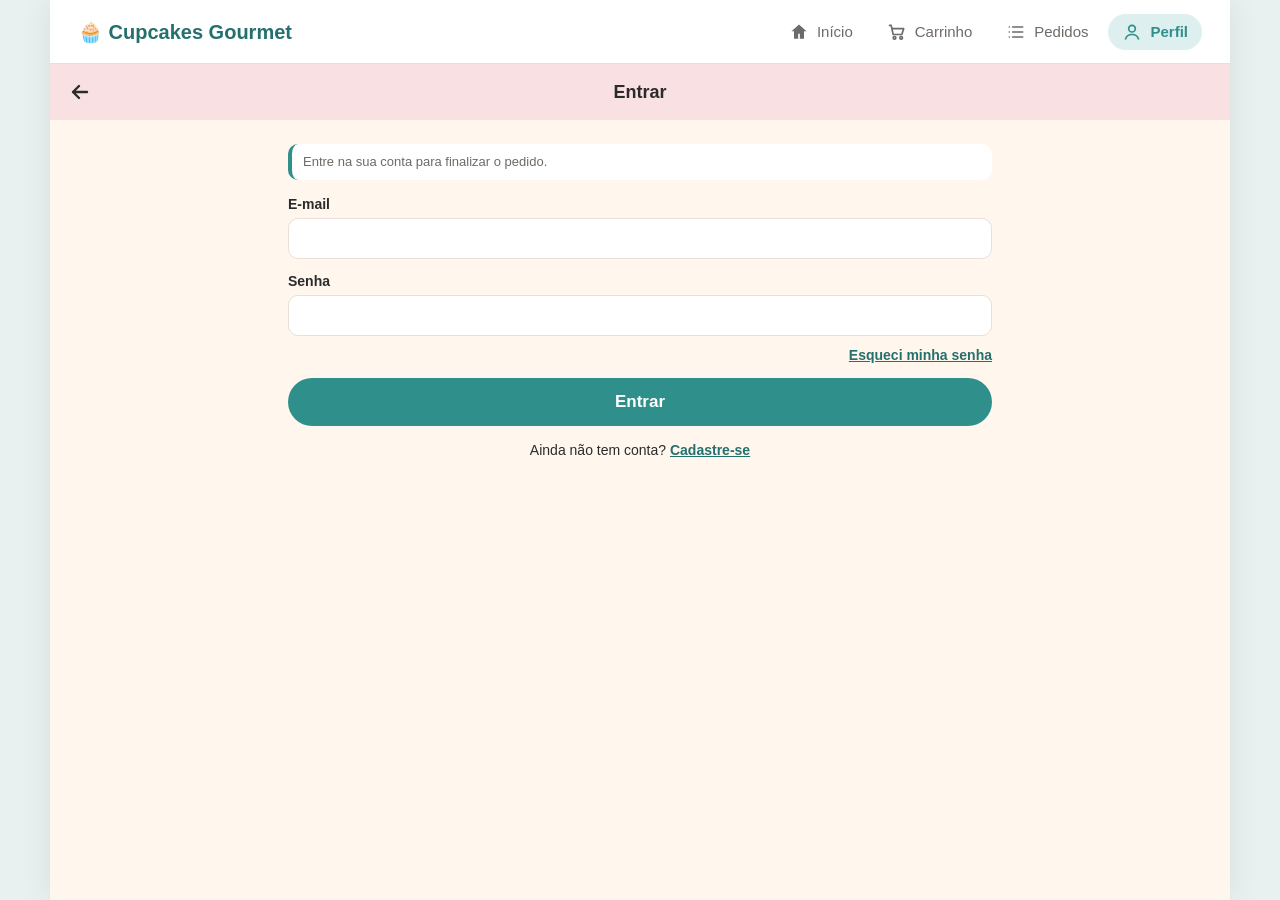
<file: src/Cupcakes.Api/wwwroot/finalizar.html>
<!doctype html>
<html lang="pt-BR">
<head>
  <meta charset="utf-8">
  <meta name="viewport" content="width=device-width, initial-scale=1">
  <title>Finalizar pedido · Cupcakes Gourmet</title>
  <link rel="icon" href="img/favicon.svg" type="image/svg+xml">
  <link rel="stylesheet" href="css/app.css">
</head>
<body>
<div class="app">
  <main id="conteudo"><div class="carregando">Carregando…</div></main>
</div>
<script src="js/core.js"></script>
<script>
(async () => {
  if (!Sessao.exigir()) return;
  montarLayout({ titulo: "Finalizar Pedido", voltar: "carrinho.html" });
  const el = $("#conteudo");
  const usuario = Sessao.usuario();
  if (!Carrinho.itens().length) { el.innerHTML = telaVazia("Seu carrinho está vazio.", "Ver cupcakes", "index.html"); return; }

  let produtos = {};
  try { (await api("produtos")).forEach(p => produtos[p.id] = p); }
  catch (e) { el.innerHTML = telaErro(e); return; }
  const itens = Carrinho.itens().filter(i => produtos[i.id]);
  if (itens.length !== Carrinho.itens().length) { location.replace("carrinho.html"); return; }
  const total = itens.reduce((s, i) => s + produtos[i.id].preco * i.qtd, 0);

  el.innerHTML = `
    <form id="form" novalidate>
      <div class="nota" style="margin-bottom:14px">Pedido de <b>${esc(usuario.nome)}</b> · ${esc(usuario.email)}</div>
      <div id="alerta"></div>
      <fieldset style="border:none" class="campo" data-campo="tipoEntrega">
        <legend class="rotulo">Como deseja receber?</legend>
        <div class="seg">
          <label><input type="radio" name="tipo" value="ENTREGA" checked> Entrega</label>
          <label><input type="radio" name="tipo" value="RETIRADA"> Retirada na loja</label>
        </div>
        <div class="erro"></div>
      </fieldset>
      <div class="campo" data-campo="enderecoEntrega" id="blocoEndereco">
        <label for="endereco">Endereço de entrega *</label>
        <input id="endereco" name="endereco" maxlength="255" autocomplete="street-address" placeholder="Rua, número, bairro">
        <div class="erro"></div>
      </div>
      <p class="nota" id="infoRetirada" hidden style="margin-bottom:14px">Retire na loja quando o status mudar para <b>Pronto para retirada</b>.</p>
      <fieldset style="border:none" class="campo" data-campo="formaPagamento">
        <legend class="rotulo" id="rotuloPagto">Forma de pagamento (na entrega)</legend>
        <div class="opcoes">
          <label><input type="radio" name="pagto" value="PIX" checked> PIX</label>
          <label><input type="radio" name="pagto" value="DINHEIRO"> Dinheiro</label>
          <label><input type="radio" name="pagto" value="CARTAO"> Cartão</label>
        </div>
        <div class="dica">O pagamento é feito no momento da entrega ou da retirada.</div>
        <div class="erro"></div>
      </fieldset>
      <div class="campo" data-campo="observacao">
        <label for="obs">Observação (opcional)</label>
        <textarea id="obs" name="obs" maxlength="255" placeholder="Ex.: tocar o interfone"></textarea>
        <div class="erro"></div>
      </div>
      <div class="resumo">
        ${itens.map(i => `<div><span>${esc(produtos[i.id].nome)} × ${i.qtd}</span><span>${moeda(produtos[i.id].preco * i.qtd)}</span></div>`).join("")}
        <div class="total"><span>Total</span><span>${moeda(total)}</span></div>
      </div>
      <button class="btn" type="submit" style="margin-top:8px">Confirmar pedido</button>
    </form>`;

  const f = $("#form");
  const ajustarTipo = () => {
    const entrega = f.tipo.value === "ENTREGA";
    $("#blocoEndereco").hidden = !entrega;
    $("#infoRetirada").hidden = entrega;
    $("#rotuloPagto").textContent = `Forma de pagamento (na ${entrega ? "entrega" : "retirada"})`;
  };
  $$("input[name=tipo]", f).forEach(r => r.addEventListener("change", ajustarTipo));
  ajustarTipo();

  f.addEventListener("submit", async e => {
    e.preventDefault();
    limparErros(f); $("#alerta").innerHTML = "";
    const corpo = {
      tipoEntrega: f.tipo.value,
      enderecoEntrega: f.tipo.value === "ENTREGA" ? f.endereco.value.trim() : null,
      formaPagamento: f.pagto.value,
      observacao: f.obs.value.trim() || null,
      itens: itens.map(i => ({ produtoId: i.id, quantidade: i.qtd })),
    };
    if (corpo.tipoEntrega === "ENTREGA" && (corpo.enderecoEntrega || "").length < 5) {
      marcarCampo(f, "enderecoEntrega", "Informe o endereço para pedidos com entrega.");
      f.endereco.focus(); return;
    }
    const b = $("button[type=submit]", f); b.disabled = true; b.textContent = "Enviando pedido…";
    try {
      const pedido = await api("pedidos", { metodo: "POST", corpo });
      Carrinho.limpar();
      location.replace(`pedido.html?id=${pedido.id}&novo=1`);
    } catch (err) {
      if (err.status === 401) { Sessao.irParaLogin(); return; }
      if (err.message.includes("endereço")) marcarCampo(f, "enderecoEntrega", err.message);
      else if (!mostrarErros(f, err))
        $("#alerta").innerHTML = `<div class="aviso erro" role="alert">${esc(err.message)} <a class="link" href="carrinho.html">Revisar carrinho</a></div>`;
      b.disabled = false; b.textContent = "Confirmar pedido";
      window.scrollTo({ top: 0, behavior: "smooth" });
    }
  });
})();
</script>
</body>
</html>
</file>
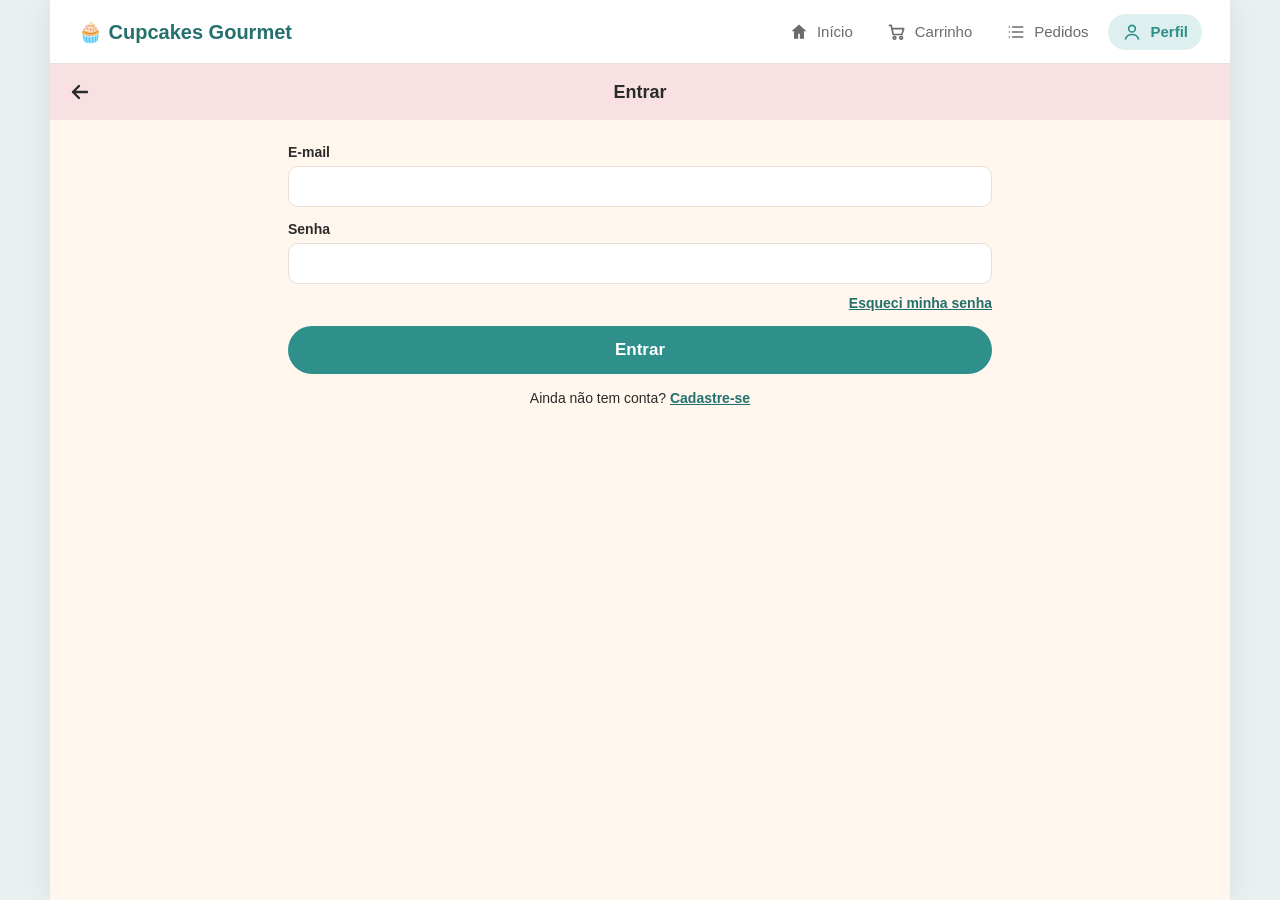
<file: src/Cupcakes.Api/wwwroot/login.html>
<!doctype html>
<html lang="pt-BR">
<head>
  <meta charset="utf-8">
  <meta name="viewport" content="width=device-width, initial-scale=1">
  <title>Entrar · Cupcakes Gourmet</title>
  <link rel="icon" href="img/favicon.svg" type="image/svg+xml">
  <link rel="stylesheet" href="css/app.css">
</head>
<body>
<div class="app">
  <main>
    <p class="nota" id="motivo" style="margin-bottom:16px" hidden>Entre na sua conta para finalizar o pedido.</p>
    <div class="aviso ok" id="redefinida" role="status" hidden>✓ Senha alterada. Entre com a nova senha.</div>
    <form id="form" novalidate>
      <div id="alerta"></div>
      <div class="campo" data-campo="email">
        <label for="email">E-mail</label>
        <input id="email" name="email" type="email" autocomplete="email" required>
        <div class="erro"></div>
      </div>
      <div class="campo" data-campo="senha">
        <label for="senha">Senha</label>
        <input id="senha" name="senha" type="password" autocomplete="current-password" required>
        <div class="erro"></div>
      </div>
      <p style="text-align:right;margin:-4px 0 14px"><a class="link" href="esqueci-senha.html" style="font-size:14px">Esqueci minha senha</a></p>
      <button class="btn" type="submit">Entrar</button>
      <p class="form-rodape">Ainda não tem conta? <a class="link" id="linkCadastro" href="cadastro.html">Cadastre-se</a></p>
    </form>
  </main>
</div>
<script src="js/core.js"></script>
<script>
  montarLayout({ titulo: "Entrar", voltar: true, nav: "perfil" });
  const voltar = params.get("voltar");
  const destino = voltar && /^[a-z0-9_-]+\.html/i.test(voltar) ? voltar : "perfil.html";
  if (params.get("redefinida") === "1") $("#redefinida").hidden = false;
  if (voltar) { $("#motivo").hidden = false; $("#linkCadastro").href = "cadastro.html?voltar=" + encodeURIComponent(voltar); }
  if (Sessao.atual()) location.replace(destino);

  $("#form").addEventListener("submit", async e => {
    e.preventDefault();
    const f = e.target; limparErros(f); $("#alerta").innerHTML = "";
    const email = f.email.value.trim(), senha = f.senha.value;
    let ok = true;
    if (!email) { marcarCampo(f, "email", "Informe o e-mail."); ok = false; }
    if (!senha) { marcarCampo(f, "senha", "Informe a senha."); ok = false; }
    if (!ok) return;
    const b = $("button[type=submit]", f); b.disabled = true; b.textContent = "Entrando…";
    try {
      Sessao.salvar(await api("auth/login", { metodo: "POST", corpo: { email, senha } }));
      location.replace(Sessao.ehAdmin() && !voltar ? "admin.html" : destino);
    } catch (err) {
      if (!mostrarErros(f, err)) $("#alerta").innerHTML = `<div class="aviso erro" role="alert">${esc(err.message)}</div>`;
      b.disabled = false; b.textContent = "Entrar";
    }
  });
</script>
</body>
</html>
</file>
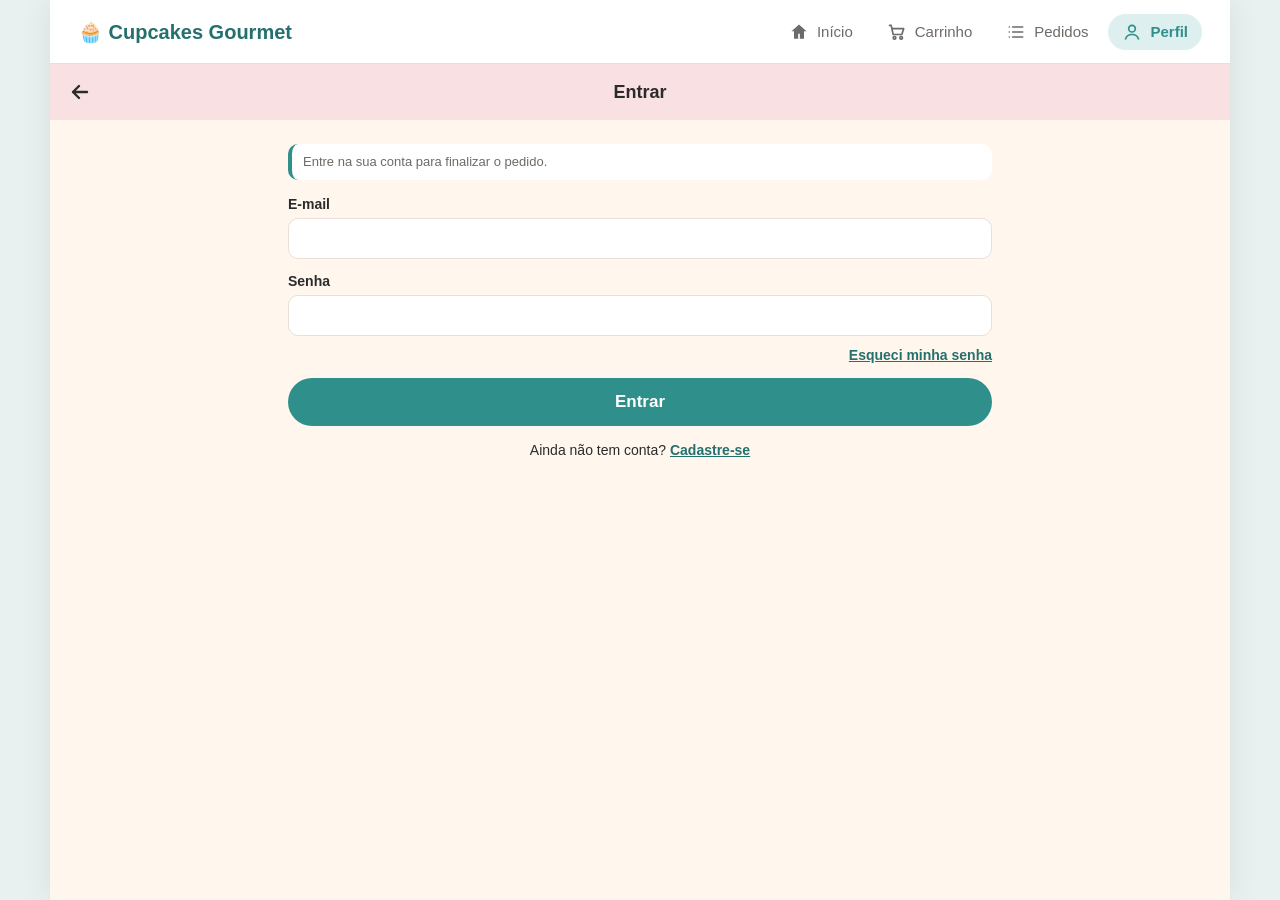
<file: src/Cupcakes.Api/wwwroot/pedido.html>
<!doctype html>
<html lang="pt-BR">
<head>
  <meta charset="utf-8">
  <meta name="viewport" content="width=device-width, initial-scale=1">
  <title>Status do pedido · Cupcakes Gourmet</title>
  <link rel="icon" href="img/favicon.svg" type="image/svg+xml">
  <link rel="stylesheet" href="css/app.css">
</head>
<body>
<div class="app">
  <main id="conteudo"><div class="carregando">Carregando…</div></main>
</div>
<script src="js/core.js"></script>
<script>
(async () => {
  if (!Sessao.exigir()) return;
  montarLayout({ titulo: "Status do Pedido", voltar: "pedidos.html", nav: "pedidos" });
  const el = $("#conteudo");
  const id = Number(params.get("id"));
  let statusAnterior = null;

  async function carregar() {
    try {
      const p = await api(`pedidos/${id}`);
      if (statusAnterior && statusAnterior !== p.status) toast(`Seu pedido agora está: ${p.statusRotulo}`);
      statusAnterior = p.status;
      const novo = params.get("novo") === "1";
      const aberto = !["ENTREGUE", "CANCELADO"].includes(p.status);
      el.innerHTML = `
        ${novo ? `<div class="aviso ok" role="status">✓ Pedido confirmado! Número #${p.id}</div>` : `<h2 style="font-size:18px;margin-bottom:6px">Pedido #${p.id}</h2>`}
        <div class="meta"><span>${dataHora(p.dataPedido)}</span><span>${NOMES_TIPO[p.tipoEntrega]} · ${NOMES_PAGTO[p.formaPagamento]}</span></div>
        ${aberto ? '<p class="dica auto-atualiza" style="margin:-6px 0 10px">↻ O status é atualizado automaticamente a cada 30 segundos.</p>' : ""}
        <div class="linha-tempo">
          ${p.etapas.map((e, i) => `
            <div class="etapa ${e.concluida ? "feita" : ""} ${e.atual ? "atual" : ""} ${e.status === "CANCELADO" ? "cancelado" : ""}">
              <div class="ponto">${e.status === "CANCELADO" ? "✕" : e.concluida && !e.atual ? "✓" : e.atual ? "●" : i + 1}</div>
              <div class="tx"><b>${esc(e.rotulo)}</b><span>${
                i === 0 ? hora(p.dataPedido) : e.atual ? "Atualizado às " + hora(p.dataAtualizacao) : ""}</span></div>
            </div>`).join("")}
        </div>
        ${p.enderecoEntrega ? `<p class="nota" style="margin-bottom:12px"><b>Entregar em:</b> ${esc(p.enderecoEntrega)}</p>` : ""}
        ${p.tipoEntrega === "RETIRADA" && aberto ? `<p class="nota" style="margin-bottom:12px">Retire na loja quando o status for <b>Pronto para retirada</b>.</p>` : ""}
        ${p.observacao ? `<p class="nota" style="margin-bottom:12px"><b>Observação:</b> ${esc(p.observacao)}</p>` : ""}
        <div class="resumo">
          ${p.itens.map(i => `<div><span>${esc(i.produto)} × ${i.quantidade}</span><span>${moeda(i.subtotal)}</span></div>`).join("")}
          <div class="total"><span>${p.status === "CANCELADO" ? "Total" : aberto ? `Total a pagar na ${p.tipoEntrega === "ENTREGA" ? "entrega" : "retirada"}` : "Total pago"}</span><span>${moeda(p.valorTotal)}</span></div>
        </div>
        ${aberto ? '<button class="btn sec" id="atualizar" type="button" style="margin-top:12px">Atualizar agora</button>' : ""}
        ${p.status !== "CANCELADO" ? `<a class="btn sec" href="feedback.html?pedido=${p.id}" style="margin-top:10px">★ Avaliar produto ou atendimento</a>` : ""}
        <a class="btn" href="index.html" style="margin-top:10px">Continuar comprando</a>`;
      $("#atualizar")?.addEventListener("click", () => carregar());
      return aberto; // pedido concluído ou cancelado: para de atualizar
    } catch (e) {
      if (e.status === 401) { Sessao.irParaLogin(); return; }
      el.innerHTML = telaErro(e) + telaVazia("", "Ver meus pedidos", "pedidos.html");
    }
  }
  if (await carregar() !== false)
    atualizarPeriodicamente(carregar, 30000);
})();
</script>
</body>
</html>
</file>
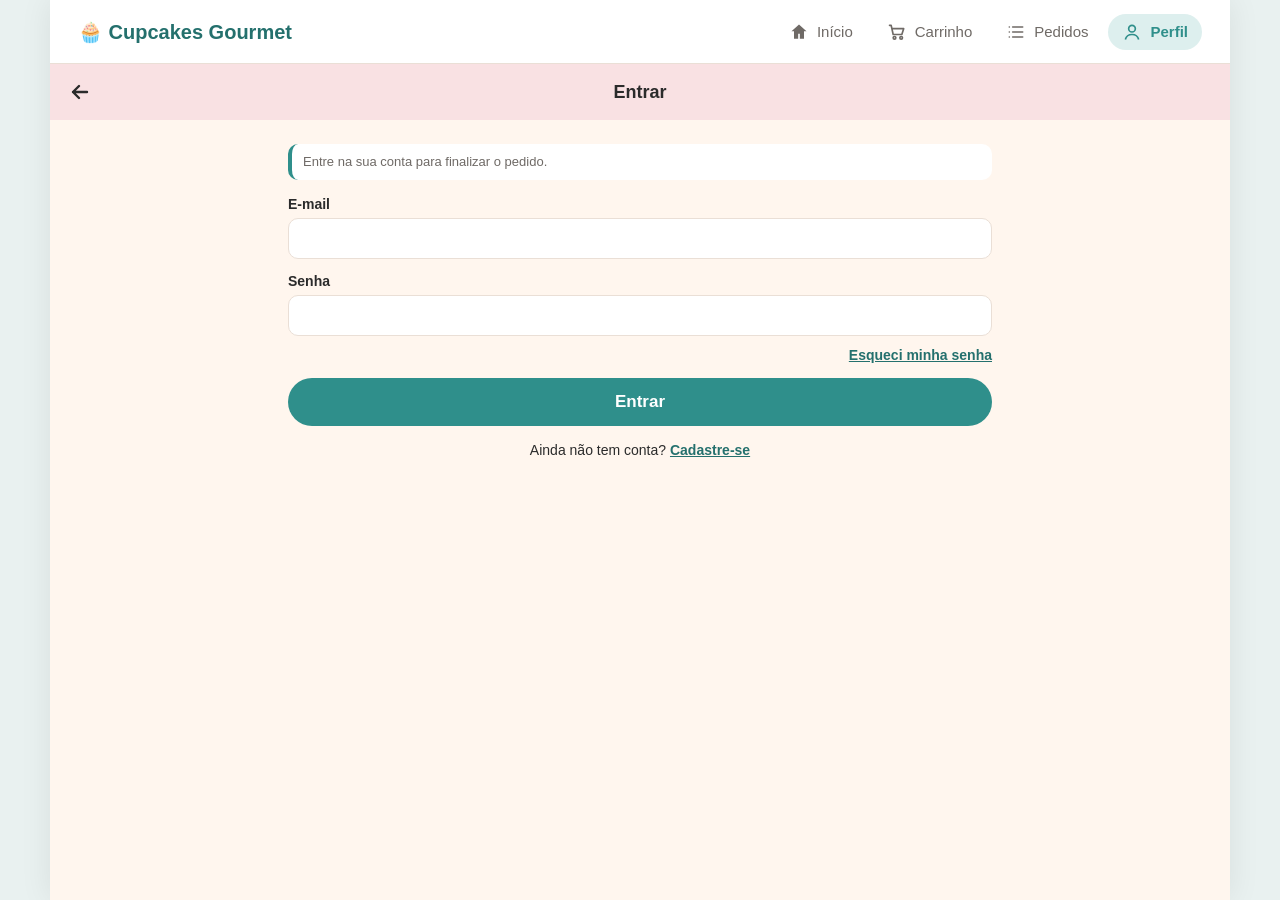
<file: src/Cupcakes.Api/wwwroot/pedidos.html>
<!doctype html>
<html lang="pt-BR">
<head>
  <meta charset="utf-8">
  <meta name="viewport" content="width=device-width, initial-scale=1">
  <title>Meus pedidos · Cupcakes Gourmet</title>
  <link rel="icon" href="img/favicon.svg" type="image/svg+xml">
  <link rel="stylesheet" href="css/app.css">
</head>
<body>
<div class="app">
  <main id="conteudo"><div class="carregando">Carregando…</div></main>
</div>
<script src="js/core.js"></script>
<script>
(async () => {
  if (!Sessao.exigir()) return;
  montarLayout({ titulo: "Meus Pedidos", nav: "pedidos" });
  const el = $("#conteudo");
  let anteriores = {};

  async function carregar() {
    try {
      const pedidos = await api("pedidos");
      const mudou = pedidos.find(p => anteriores[p.id] && anteriores[p.id] !== p.status);
      if (mudou) toast(`Pedido #${mudou.id}: ${mudou.statusRotulo}`);
      anteriores = Object.fromEntries(pedidos.map(p => [p.id, p.status]));
      if (!pedidos.length) { el.innerHTML = telaVazia("Você ainda não fez nenhum pedido.", "Ver cupcakes", "index.html"); return; }
      el.innerHTML = pedidos.map(p => `
        <a class="pedido-card" href="pedido.html?id=${p.id}">
          <div class="h"><span>Pedido #${p.id}</span><span>${moeda(p.valorTotal)}</span></div>
          <div class="m">${dataHora(p.dataPedido)} · ${NOMES_TIPO[p.tipoEntrega]} · ${NOMES_PAGTO[p.formaPagamento]}<br>
            ${p.itens.map(i => `${i.quantidade}× ${esc(i.produto)}`).join(", ")}</div>
          <div style="margin-top:8px"><span class="pill st-${p.status}">${esc(p.statusRotulo)}</span></div>
        </a>`).join("");
    } catch (e) {
      if (e.status === 401) { Sessao.irParaLogin(); return false; }
      if (!el.children.length || el.querySelector(".carregando")) el.innerHTML = telaErro(e);
    }
  }
  if (await carregar() !== false)
    atualizarPeriodicamente(carregar, 30000); // Laudo, item 5
})();
</script>
</body>
</html>
</file>
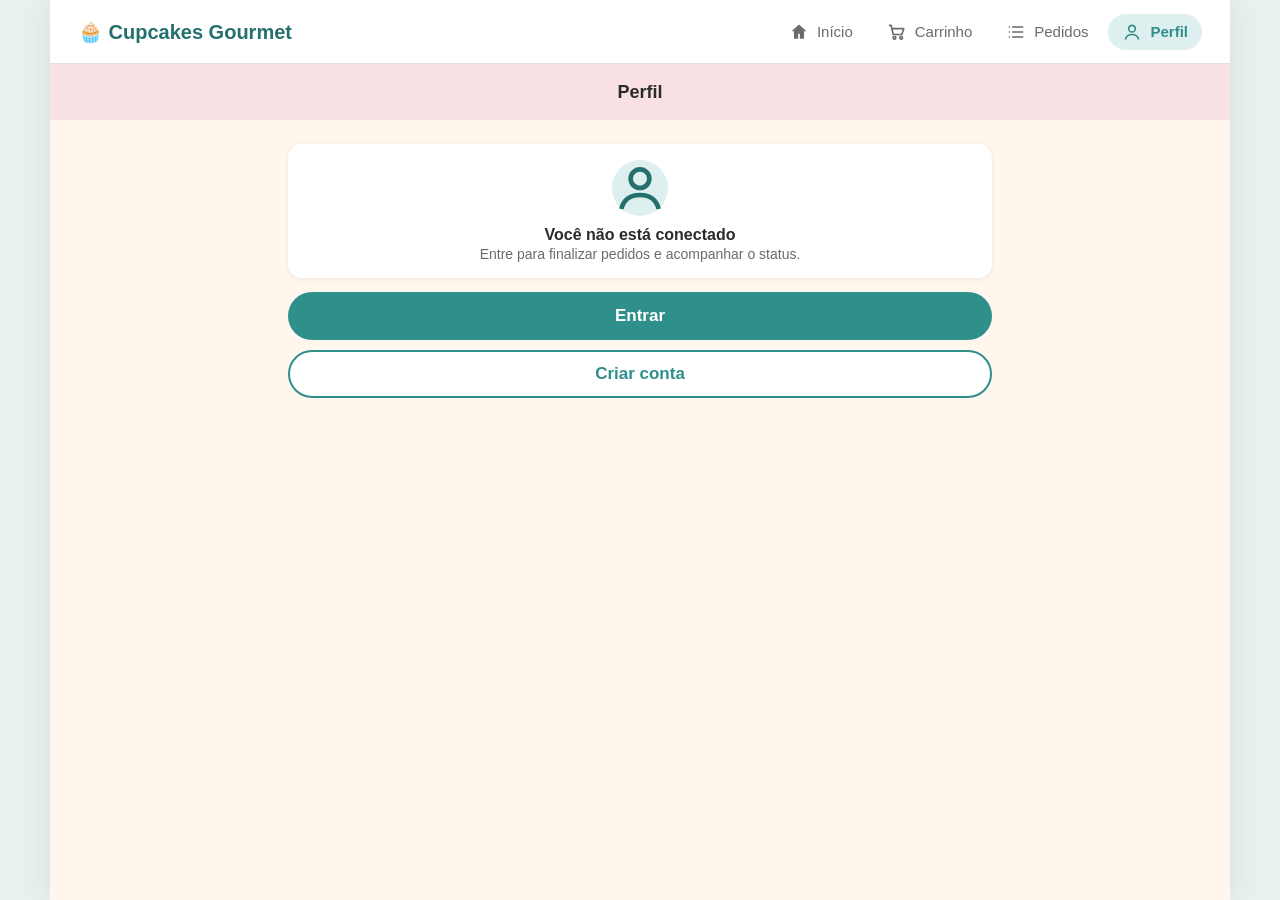
<file: src/Cupcakes.Api/wwwroot/perfil.html>
<!doctype html>
<html lang="pt-BR">
<head>
  <meta charset="utf-8">
  <meta name="viewport" content="width=device-width, initial-scale=1">
  <title>Perfil · Cupcakes Gourmet</title>
  <link rel="icon" href="img/favicon.svg" type="image/svg+xml">
  <link rel="stylesheet" href="css/app.css">
</head>
<body>
<div class="app">
  <main id="conteudo"></main>
</div>
<script src="js/core.js"></script>
<script>
  montarLayout({ titulo: "Perfil", nav: "perfil" });
  const el = $("#conteudo");
  const u = Sessao.usuario();
  if (!u) {
    el.innerHTML = `
      <div class="perfil" style="text-align:center">
        <div class="avatar" style="margin:0 auto 10px">${ICONES.perfil}</div>
        <b>Você não está conectado</b>
        <p>Entre para finalizar pedidos e acompanhar o status.</p>
      </div>
      <div class="pilha">
        <a class="btn" href="login.html">Entrar</a>
        <a class="btn sec" href="cadastro.html">Criar conta</a>
      </div>`;
  } else {
    el.innerHTML = `
      <div class="perfil">
        <div class="avatar">${esc(u.nome.trim()[0]?.toUpperCase() || "?")}</div>
        <b style="font-size:18px">${esc(u.nome)}</b>
        <p>${esc(u.email)}</p>
        ${u.telefone ? `<p>${esc(u.telefone)}</p>` : ""}
        ${u.perfil === "ADMIN" ? '<p style="margin-top:8px"><span class="tag">Administrador</span></p>' : ""}
      </div>
      <div class="pilha">
        ${u.perfil === "ADMIN" ? '<a class="btn" href="admin.html">Painel do administrador</a>' : ""}
        <a class="btn ${u.perfil === "ADMIN" ? "sec" : ""}" href="pedidos.html">Meus pedidos</a>
        <a class="btn sec" href="editar-perfil.html">Editar meus dados e senha</a>
        <a class="btn sec" href="feedback.html">★ Enviar feedback</a>
        <button class="btn perigo" id="sair" type="button">Sair</button>
      </div>`;
    $("#sair").onclick = async () => { await Sessao.sair(); location.replace("index.html"); };
  }
</script>
</body>
</html>
</file>
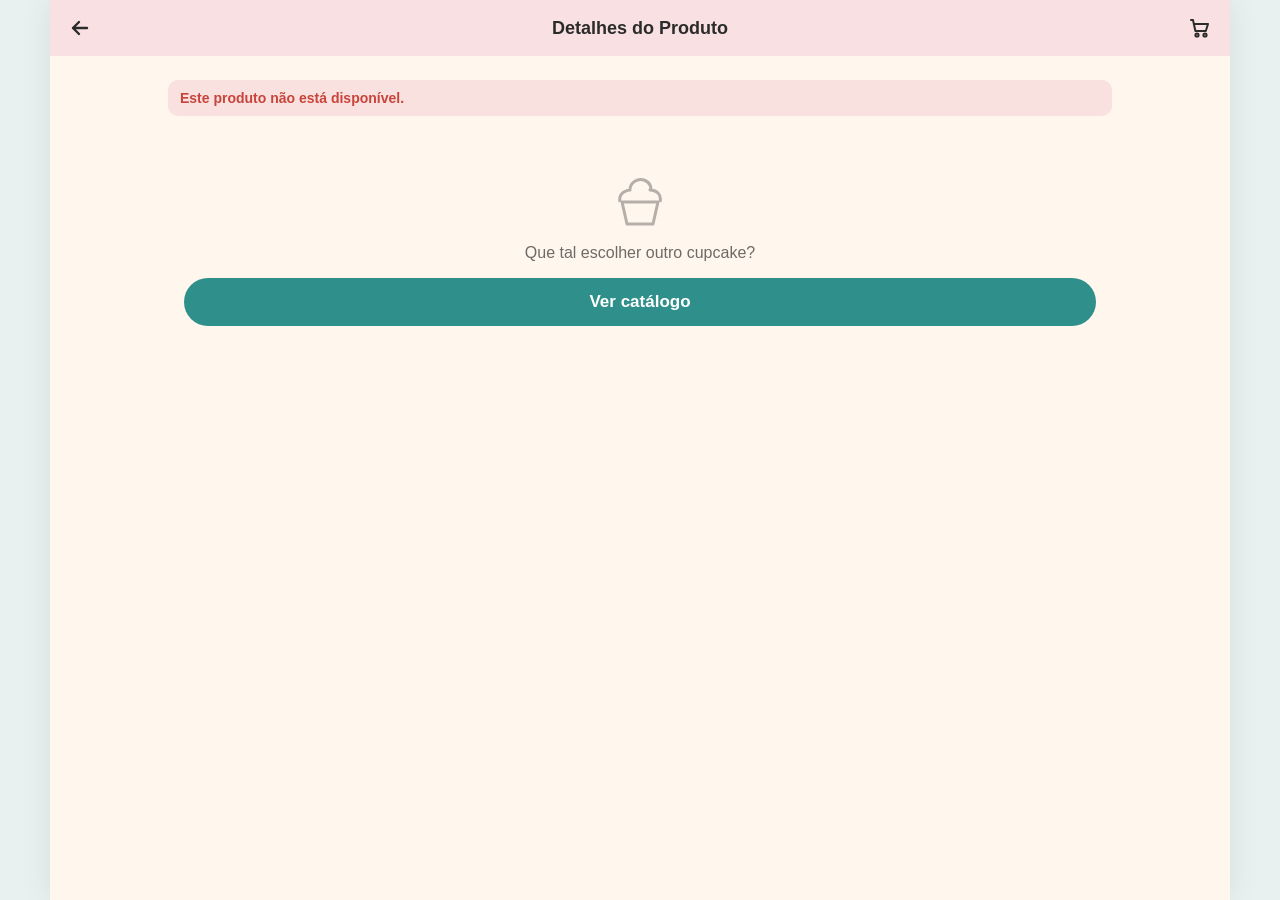
<file: src/Cupcakes.Api/wwwroot/produto.html>
<!doctype html>
<html lang="pt-BR">
<head>
  <meta charset="utf-8">
  <meta name="viewport" content="width=device-width, initial-scale=1">
  <title>Detalhes do produto · Cupcakes Gourmet</title>
  <link rel="icon" href="img/favicon.svg" type="image/svg+xml">
  <link rel="stylesheet" href="css/app.css">
</head>
<body>
<div class="app">
  <main id="conteudo" class="det-produto"><div class="carregando">Carregando…</div></main>
</div>
<script src="js/core.js"></script>
<script>
(async () => {
  montarLayout({ titulo: "Detalhes do Produto", voltar: true, carrinho: true });
  const el = $("#conteudo");
  const id = Number(params.get("id"));
  let p;
  try {
    if (!id) throw new ErroApi(404, "Este produto não está disponível.");
    p = await api(`produtos/${id}`);
  } catch (e) {
    el.innerHTML = telaErro(e) + telaVazia("Que tal escolher outro cupcake?", "Ver catálogo", "index.html");
    return;
  }
  document.title = `${p.nome} · Cupcakes Gourmet`;
  const noCarrinho = Carrinho.qtdDe(p.id);
  const maximo = Math.max(0, p.quantidadeEstoque - noCarrinho);
  let qtd = maximo > 0 ? 1 : 0;

  el.innerHTML = `
    <div class="foto">${imagemProduto(p)}</div>
    <div class="det-titulo"><h2>${esc(p.nome)}</h2><span class="tag">${esc(p.categoria)}</span></div>
    <p class="desc">${esc(p.descricao || "")}</p>
    <p class="disp ${p.disponivel ? "ok" : "nao"}">${p.disponivel
      ? `● Disponível · ${p.quantidadeEstoque} unidade(s)` : "● Esgotado no momento"}</p>
    ${noCarrinho ? `<p class="dica">Você já tem ${noCarrinho} no carrinho.</p>` : ""}
    <a class="link link-feedback" href="feedback.html?produto=${p.id}">★ Avaliar este produto</a>
    <div class="det-compra">
      <span class="preco">${moeda(p.preco)}</span>
      <div class="qtd" aria-label="Quantidade">
        <button type="button" id="menos" aria-label="Diminuir">−</button>
        <output id="qtd" aria-live="polite">${qtd}</output>
        <button type="button" id="mais" aria-label="Aumentar">+</button>
      </div>
    </div>
    <button class="btn" id="adicionar" type="button"></button>`;

  const atualizar = () => {
    $("#qtd").textContent = qtd;
    $("#menos").disabled = qtd <= 1;
    $("#mais").disabled = qtd >= maximo;
    const b = $("#adicionar");
    b.disabled = qtd < 1;
    b.textContent = !p.disponivel ? "Esgotado" : maximo === 0 ? "Limite do estoque no carrinho"
      : `Adicionar ao carrinho · ${moeda(p.preco * qtd)}`;
  };
  $("#menos").onclick = () => { if (qtd > 1) { qtd--; atualizar(); } };
  $("#mais").onclick = () => { if (qtd < maximo) { qtd++; atualizar(); } };
  $("#adicionar").onclick = () => {
    Carrinho.adicionar(p.id, qtd);
    toast(`${qtd} × ${p.nome} no carrinho`);
    setTimeout(() => location.href = "carrinho.html", 600);
  };
  atualizar();
})();
</script>
</body>
</html>
</file>
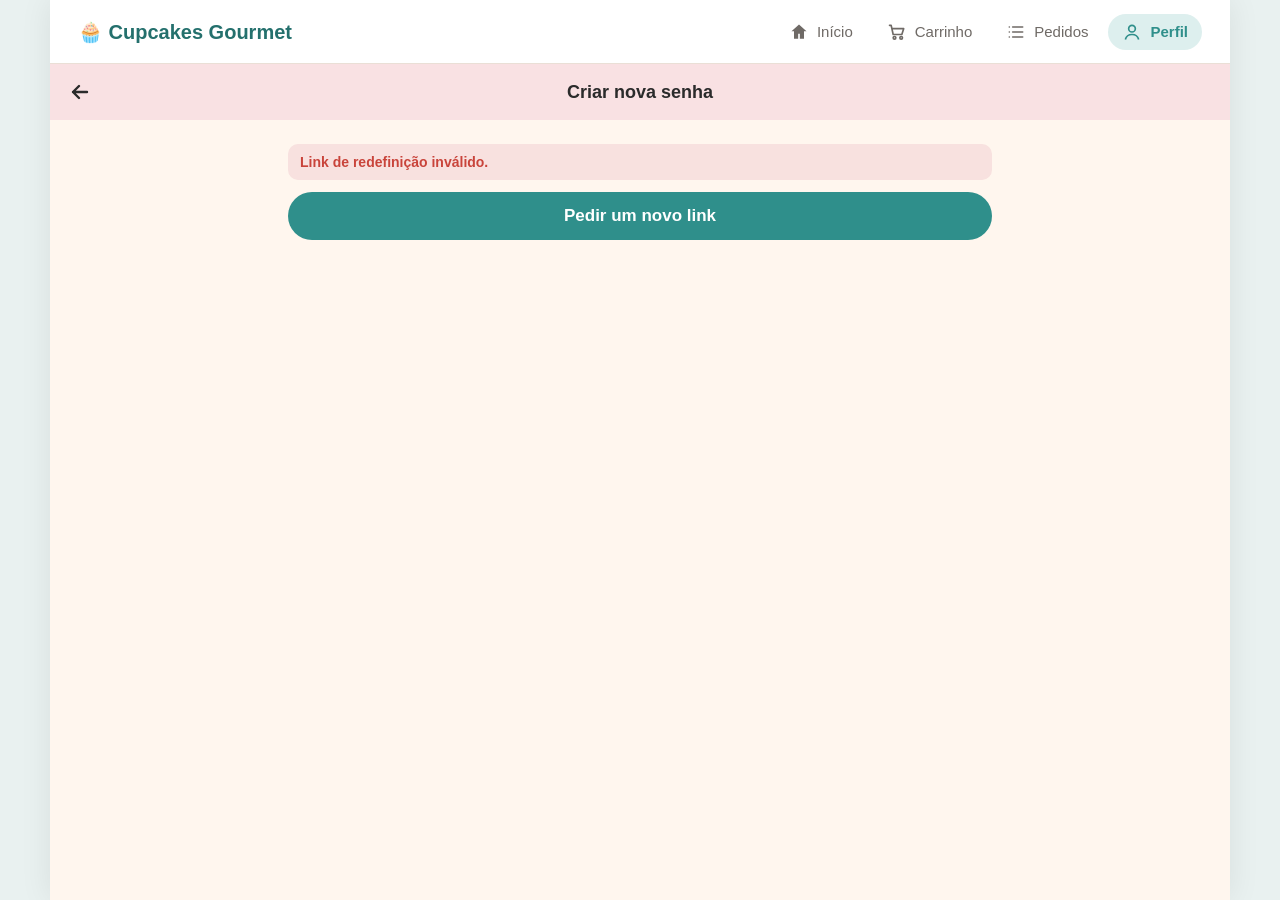
<file: src/Cupcakes.Api/wwwroot/redefinir-senha.html>
<!doctype html>
<html lang="pt-BR">
<head>
  <meta charset="utf-8">
  <meta name="viewport" content="width=device-width, initial-scale=1">
  <title>Criar nova senha · Cupcakes Gourmet</title>
  <link rel="icon" href="img/favicon.svg" type="image/svg+xml">
  <link rel="stylesheet" href="css/app.css">
</head>
<body>
<div class="app">
  <main>
    <form id="form" novalidate>
      <div id="alerta"></div>
      <div class="campo" data-campo="novaSenha">
        <label for="nova">Nova senha</label>
        <input id="nova" name="nova" type="password" autocomplete="new-password" minlength="6" required>
        <div class="dica">Mínimo de 6 caracteres.</div>
        <div class="erro"></div>
      </div>
      <div class="campo" data-campo="confirmacao">
        <label for="confirmacao">Confirme a nova senha</label>
        <input id="confirmacao" name="confirmacao" type="password" autocomplete="new-password" required>
        <div class="erro"></div>
      </div>
      <button class="btn" type="submit">Salvar nova senha</button>
    </form>
  </main>
</div>
<script src="js/core.js"></script>
<script>
  // Laudo, item 3: cria a nova senha a partir do link recebido.
  montarLayout({ titulo: "Criar nova senha", voltar: "login.html", nav: "perfil" });
  const codigo = params.get("codigo") || "";
  if (!codigo) {
    $("main").innerHTML = `<div class="aviso erro" role="alert">Link de redefinição inválido.</div>
      <a class="btn" href="esqueci-senha.html">Pedir um novo link</a>`;
  }
  $("#form")?.addEventListener("submit", async e => {
    e.preventDefault();
    const f = e.target; limparErros(f); $("#alerta").innerHTML = "";
    let ok = true;
    if (f.nova.value.length < 6) { marcarCampo(f, "novaSenha", "A senha deve ter pelo menos 6 caracteres."); ok = false; }
    if (f.confirmacao.value !== f.nova.value) { marcarCampo(f, "confirmacao", "As senhas não conferem."); ok = false; }
    if (!ok) return;
    const b = $("button[type=submit]", f); b.disabled = true; b.textContent = "Salvando…";
    try {
      await api("auth/redefinir-senha", { metodo: "POST", corpo: { codigo, novaSenha: f.nova.value } });
      Sessao.limpar();
      location.replace("login.html?redefinida=1");
    } catch (err) {
      if (!mostrarErros(f, err))
        $("#alerta").innerHTML = `<div class="aviso erro" role="alert">${esc(err.message)} <a class="link" href="esqueci-senha.html">Pedir novo link</a></div>`;
      b.disabled = false; b.textContent = "Salvar nova senha";
    }
  });
</script>
</body>
</html>
</file>
<file: src/Cupcakes.Api/wwwroot/css/app.css>
/* =========================================================
   Cupcakes Gourmet - estilos (mobile first, baseado no protótipo)
   ========================================================= */
:root {
  --teal: #2F8F8B; --teal-dk: #24706D; --teal-lt: #DDEFEE;
  --cream: #FFF6EE; --pink: #F9E1E3; --ink: #2B2B2B; --muted: #6F6A66;
  --line: #EADFD6; --card: #FFFFFF; --img-bg: #F6EEE8;
  --ok: #2BAE66; --ok-lt: #DDF3E6; --ok-dk: #1E7D48;
  --err: #C9443B; --err-lt: #F8E1DF;
  --radius: 14px; --shadow: 0 1px 4px rgba(0,0,0,.08);
  --nav-h: 62px; --top-h: 56px;
}
* { box-sizing: border-box; margin: 0; padding: 0; }
html { -webkit-text-size-adjust: 100%; }
body { font-family: Arial, Helvetica, sans-serif; color: var(--ink); background: #8FB3AF; min-height: 100vh; }
a { color: inherit; text-decoration: none; }
button, input, select, textarea { font: inherit; color: inherit; }
button { cursor: pointer; }
img, svg { display: block; max-width: 100%; }
.sr-only { position: absolute; width: 1px; height: 1px; overflow: hidden; clip: rect(0 0 0 0); white-space: nowrap; }
:focus-visible { outline: 3px solid rgba(47,143,139,.55); outline-offset: 2px; }

/* ---------- Estrutura ---------- */
.app { max-width: 480px; min-height: 100vh; margin: 0 auto; background: var(--cream); display: flex; flex-direction: column; position: relative; }
.app.largo { max-width: 1040px; }
.app.com-nav main { padding-bottom: calc(var(--nav-h) + 20px); }
main { flex: 1; padding: 16px; }

.topo { position: sticky; top: 0; z-index: 10; background: var(--pink); height: var(--top-h); display: flex; align-items: center; gap: 8px; padding: 0 8px; }
.topo.admin { background: var(--teal-lt); }
.topo h1 { flex: 1; text-align: center; font-size: 18px; }
.icone-btn { width: 44px; height: 44px; border: none; background: transparent; display: flex; align-items: center; justify-content: center; border-radius: 50%; position: relative; }
.icone-btn:hover { background: rgba(0,0,0,.05); }
.icone-btn svg { width: 24px; height: 24px; }
.espaco { width: 44px; }

.nav { position: fixed; bottom: 0; left: 50%; transform: translateX(-50%); width: 100%; max-width: 480px; height: var(--nav-h); background: #fff; border-top: 1px solid var(--line); display: flex; justify-content: space-around; align-items: center; z-index: 20; }
.nav a { display: flex; flex-direction: column; align-items: center; gap: 3px; font-size: 12px; color: var(--muted); padding: 6px 10px; position: relative; min-width: 64px; }
.nav a svg { width: 24px; height: 24px; }
.nav a.ativo { color: var(--teal); font-weight: bold; }
.badge { position: absolute; top: 0; right: 10px; background: var(--err); color: #fff; font-size: 11px; border-radius: 10px; padding: 1px 6px; font-weight: bold; }
.badge:empty { display: none; }

/* ---------- Componentes ---------- */
.btn { display: inline-flex; align-items: center; justify-content: center; gap: 8px; background: var(--teal); color: #fff; border: none; border-radius: 24px; min-height: 48px; padding: 0 22px; font-size: 17px; font-weight: bold; width: 100%; transition: background .15s; }
.btn:hover { background: var(--teal-dk); }
.btn:disabled { background: #A9C9C7; cursor: not-allowed; }
.btn.sec { background: #fff; color: var(--teal); border: 2px solid var(--teal); }
.btn.sec:hover { background: var(--teal-lt); }
.btn.perigo { background: #fff; color: var(--err); border: 2px solid var(--err); }
.btn.peq { min-height: 38px; font-size: 14px; width: auto; padding: 0 16px; }
.link { color: var(--teal-dk); font-weight: bold; text-decoration: underline; background: none; border: none; }

.banner { background: var(--teal-lt); border-radius: var(--radius); padding: 16px; text-align: center; }
.banner h2 { font-size: 22px; }
.banner p { font-size: 13px; color: var(--muted); margin-top: 4px; }

.abas { display: flex; gap: 18px; margin: 16px 0 12px; overflow-x: auto; scrollbar-width: none; }
.abas::-webkit-scrollbar { display: none; }
.abas button { background: none; border: none; font-size: 15px; color: var(--muted); padding: 4px 0; border-bottom: 3px solid transparent; white-space: nowrap; }
.abas button.ativo { color: var(--ink); font-weight: bold; border-bottom-color: var(--teal); }

.grade { display: grid; grid-template-columns: 1fr 1fr; gap: 12px; }
.card { background: var(--card); border-radius: var(--radius); padding: 8px; box-shadow: var(--shadow); display: flex; flex-direction: column; }
.card .img { background: var(--img-bg); border-radius: 10px; aspect-ratio: 1 / .85; display: flex; align-items: center; justify-content: center; overflow: hidden; }
.card .img img { width: 78%; height: 78%; object-fit: contain; }
.card .nome { font-size: 14px; font-weight: bold; margin: 8px 2px 4px; flex: 1; }
.card .rodape { display: flex; justify-content: space-between; align-items: center; gap: 6px; margin: 0 2px; }
.preco { font-weight: bold; white-space: nowrap; }
.mais { width: 32px; height: 32px; border-radius: 50%; background: var(--teal); color: #fff; border: none; font-size: 22px; font-weight: bold; display: flex; align-items: center; justify-content: center; flex: none; }
.mais:hover { background: var(--teal-dk); }
.tag { font-size: 11px; padding: 2px 8px; border-radius: 10px; background: var(--teal-lt); color: var(--teal-dk); font-weight: bold; white-space: nowrap; }
.tag.esgotado { background: var(--err-lt); color: var(--err); }

.qtd { display: flex; align-items: center; gap: 10px; }
.qtd button { width: 32px; height: 32px; border-radius: 50%; border: none; background: var(--teal); color: #fff; font-size: 20px; font-weight: bold; display: flex; align-items: center; justify-content: center; }
.qtd button:disabled { background: #C9DEDC; cursor: not-allowed; }
.qtd output { min-width: 22px; text-align: center; font-weight: bold; font-size: 17px; }

.item { background: var(--card); border-radius: var(--radius); padding: 10px; display: flex; gap: 10px; margin-bottom: 10px; box-shadow: var(--shadow); }
.item .img { width: 76px; height: 76px; background: var(--img-bg); border-radius: 10px; display: flex; align-items: center; justify-content: center; flex: none; }
.item .img img { width: 80%; height: 80%; object-fit: contain; }
.item .info { flex: 1; display: flex; flex-direction: column; justify-content: space-between; gap: 4px; min-width: 0; }
.item .l1 { display: flex; justify-content: space-between; align-items: flex-start; gap: 6px; font-weight: bold; }
.item .l2 { display: flex; justify-content: space-between; align-items: center; font-size: 13px; color: var(--muted); gap: 6px; }
.item .l2 b { color: var(--ink); }
.remover { background: none; border: none; color: #999; font-size: 18px; width: 30px; height: 30px; border-radius: 50%; }
.remover:hover { background: var(--err-lt); color: var(--err); }

.resumo { border-top: 1px dashed var(--line); padding-top: 12px; margin-top: 6px; font-size: 14px; }
.resumo div { display: flex; justify-content: space-between; gap: 8px; margin-bottom: 6px; }
.resumo .total { font-size: 19px; font-weight: bold; margin-top: 6px; }

.nota { font-size: 13px; color: var(--muted); background: #fff; border-radius: 10px; padding: 9px 11px; border-left: 4px solid var(--teal); line-height: 1.4; }
.aviso { border-radius: 10px; padding: 10px 12px; font-size: 14px; font-weight: bold; margin-bottom: 12px; }
.aviso.ok { background: var(--ok-lt); color: var(--ok-dk); }
.aviso.erro { background: var(--err-lt); color: var(--err); }
.vazio { text-align: center; padding: 40px 16px; color: var(--muted); }
.vazio svg { width: 64px; height: 64px; margin: 0 auto 12px; opacity: .5; }
.vazio p { margin-bottom: 16px; }
.carregando { text-align: center; padding: 40px; color: var(--muted); }

/* ---------- Formulários ---------- */
.campo { margin-bottom: 14px; }
.campo label, .rotulo { display: block; font-size: 14px; font-weight: bold; margin-bottom: 6px; }
.campo input, .campo select, .campo textarea { width: 100%; background: #fff; border: 1.5px solid var(--line); border-radius: 10px; padding: 11px 12px; font-size: 15px; }
.campo textarea { resize: vertical; min-height: 64px; }
.campo input:focus, .campo select:focus, .campo textarea:focus { border-color: var(--teal); outline: none; }
.campo.invalido input, .campo.invalido textarea, .campo.invalido select { border-color: var(--err); }
.campo .erro { color: var(--err); font-size: 13px; margin-top: 4px; display: none; }
.campo.invalido .erro { display: block; }
.dica { font-size: 12px; color: var(--muted); margin-top: 4px; }
.seg { display: flex; background: #fff; border-radius: 24px; border: 2px solid var(--teal); overflow: hidden; }
.seg label { flex: 1; text-align: center; padding: 10px 0; font-size: 14px; font-weight: bold; color: var(--teal); cursor: pointer; }
.seg input { position: absolute; opacity: 0; pointer-events: none; }
.seg label:has(input:checked) { background: var(--teal); color: #fff; }
.opcoes { display: flex; gap: 8px; }
.opcoes label { flex: 1; background: #fff; border: 1.5px solid var(--line); border-radius: 10px; padding: 10px 0; text-align: center; font-size: 14px; cursor: pointer; }
.opcoes input { position: absolute; opacity: 0; pointer-events: none; }
.opcoes label:has(input:checked) { border: 2px solid var(--teal); color: var(--teal-dk); font-weight: bold; background: var(--teal-lt); }
.opcoes label:has(input:focus-visible), .seg label:has(input:focus-visible) { outline: 3px solid rgba(47,143,139,.55); }
.form-rodape { text-align: center; margin-top: 16px; font-size: 14px; }

/* ---------- Detalhe do produto ---------- */
.foto { background: var(--img-bg); border-radius: 16px; aspect-ratio: 1.25; display: flex; align-items: center; justify-content: center; }
.foto img { width: 70%; height: 80%; object-fit: contain; }
.det-titulo { display: flex; justify-content: space-between; align-items: center; gap: 8px; margin: 16px 0 6px; }
.det-titulo h2 { font-size: 24px; }
.desc { font-size: 15px; color: #4A4542; line-height: 1.45; }
.disp { font-size: 13px; font-weight: bold; margin-top: 8px; }
.disp.ok { color: var(--ok-dk); } .disp.nao { color: var(--err); }
.det-compra { display: flex; justify-content: space-between; align-items: center; margin: 20px 0 18px; }
.det-compra .preco { font-size: 26px; }

/* ---------- Status ---------- */
.linha-tempo { margin: 10px 0 0 4px; }
.etapa { display: flex; gap: 14px; align-items: flex-start; position: relative; padding-bottom: 26px; }
.etapa:not(:last-child)::after { content: ""; position: absolute; left: 17px; top: 40px; width: 3px; height: calc(100% - 42px); background: #D8D2CC; }
.etapa.feita:not(.atual)::after { background: var(--ok); }
.etapa .ponto { width: 37px; height: 37px; border-radius: 50%; background: #D8D2CC; color: #fff; display: flex; align-items: center; justify-content: center; font-weight: bold; flex: none; }
.etapa.feita .ponto { background: var(--ok); }
.etapa.atual .ponto { background: var(--teal); box-shadow: 0 0 0 6px rgba(47,143,139,.22); }
.etapa.cancelado .ponto { background: var(--err); box-shadow: none; }
.etapa .tx b { display: block; font-size: 16px; }
.etapa .tx span { font-size: 12px; color: var(--muted); }
.etapa:not(.feita) .tx b { color: var(--muted); font-weight: normal; }
.meta { display: flex; justify-content: space-between; font-size: 13px; color: var(--muted); margin-bottom: 12px; gap: 8px; flex-wrap: wrap; }

.pedido-card { display: block; background: var(--card); border-radius: 12px; padding: 12px; margin-bottom: 10px; box-shadow: var(--shadow); font-size: 13px; }
.pedido-card .h { display: flex; justify-content: space-between; font-weight: bold; font-size: 15px; margin-bottom: 4px; gap: 8px; }
.pedido-card .m { color: var(--muted); line-height: 1.45; }
.pill { display: inline-block; font-size: 11px; font-weight: bold; padding: 3px 9px; border-radius: 10px; white-space: nowrap; }
.st-RECEBIDO { background: #E8E3F6; color: #5A48A8; }
.st-EM_PREPARO { background: #FCEBD3; color: #A86412; }
.st-SAIU_PARA_ENTREGA, .st-PRONTO_PARA_RETIRADA { background: #DCEAF8; color: #2B66A3; }
.st-ENTREGUE { background: var(--ok-lt); color: var(--ok-dk); }
.st-CANCELADO { background: var(--err-lt); color: var(--err); }

/* ---------- Perfil ---------- */
.perfil { background: #fff; border-radius: var(--radius); padding: 16px; box-shadow: var(--shadow); margin-bottom: 14px; }
.perfil .avatar { width: 56px; height: 56px; border-radius: 50%; background: var(--teal-lt); color: var(--teal-dk); display: flex; align-items: center; justify-content: center; font-size: 22px; font-weight: bold; margin-bottom: 10px; }
.perfil p { color: var(--muted); font-size: 14px; margin-top: 2px; }
.pilha > * + * { margin-top: 10px; }

/* ---------- Administração ---------- */
.admin-abas { display: flex; gap: 6px; margin-bottom: 14px; flex-wrap: wrap; }
.admin-abas button { border: 1.5px solid var(--teal); background: #fff; color: var(--teal-dk); border-radius: 20px; padding: 7px 14px; font-weight: bold; font-size: 14px; }
.admin-abas button.ativo { background: var(--teal); color: #fff; }
.filtros { display: flex; gap: 8px; margin-bottom: 12px; flex-wrap: wrap; }
.filtros button { border: none; background: #fff; border-radius: 14px; padding: 5px 12px; font-size: 13px; font-weight: bold; color: var(--muted); }
.filtros button.ativo { background: var(--teal-lt); color: var(--teal-dk); }
.grade-admin { display: grid; grid-template-columns: repeat(auto-fill, minmax(300px, 1fr)); gap: 12px; }
.ped-admin { background: #fff; border-radius: 12px; padding: 12px; box-shadow: var(--shadow); font-size: 13px; display: flex; flex-direction: column; gap: 8px; }
.ped-admin .h { display: flex; justify-content: space-between; font-weight: bold; font-size: 15px; gap: 8px; }
.ped-admin .m { color: var(--muted); line-height: 1.45; }
.ped-admin ul { list-style: none; border-top: 1px dashed var(--line); padding-top: 6px; }
.ped-admin li { display: flex; justify-content: space-between; padding: 2px 0; }
.acoes-status { display: flex; gap: 6px; flex-wrap: wrap; align-items: center; }
.tabela { width: 100%; border-collapse: collapse; background: #fff; border-radius: 12px; overflow: hidden; box-shadow: var(--shadow); font-size: 14px; }
.tabela th, .tabela td { padding: 10px; text-align: left; border-bottom: 1px solid var(--line); vertical-align: middle; }
.tabela th { background: var(--teal-lt); font-size: 13px; }
.tabela tr.inativo td { color: #999; }
.tabela .mini { width: 44px; height: 44px; background: var(--img-bg); border-radius: 8px; display: flex; align-items: center; justify-content: center; }
.tabela .mini img { width: 80%; height: 80%; object-fit: contain; }
.tabela .num { text-align: right; white-space: nowrap; }
.barra { display: flex; justify-content: space-between; align-items: center; gap: 10px; margin-bottom: 12px; flex-wrap: wrap; }

dialog { margin: auto; border: none; border-radius: 16px; padding: 0; width: min(520px, calc(100vw - 24px)); max-height: calc(100vh - 24px); box-shadow: 0 12px 40px rgba(0,0,0,.25); background: var(--cream); }
dialog::backdrop { background: rgba(0,0,0,.4); }
dialog form { padding: 18px; }
dialog h2 { font-size: 19px; margin-bottom: 14px; }
.dupla { display: grid; grid-template-columns: 1fr 1fr; gap: 10px; }
.check { display: flex; align-items: center; gap: 8px; font-size: 14px; font-weight: bold; }
.check input { width: 20px; height: 20px; accent-color: var(--teal); }
.dlg-acoes { display: flex; gap: 10px; margin-top: 8px; }

/* ---------- Toast ---------- */
.toast { position: fixed; left: 50%; bottom: calc(var(--nav-h) + 14px); transform: translateX(-50%) translateY(20px); background: var(--ink); color: #fff; padding: 10px 16px; border-radius: 22px; font-size: 14px; opacity: 0; transition: .25s; z-index: 50; pointer-events: none; max-width: calc(100vw - 32px); text-align: center; }
.toast.visivel { opacity: 1; transform: translateX(-50%) translateY(0); }
.toast.erro { background: var(--err); }

@media (min-width: 520px) {
  body { padding: 0; }
  .app:not(.largo) { box-shadow: 0 0 30px rgba(0,0,0,.12); }
  .grade { gap: 14px; }
}
@media (max-width: 640px) {
  .tabela .col-opc { display: none; }
}

/* ---------- Feedback ---------- */
.estrelas { display: flex; align-items: center; gap: 4px; }
.estrelas label { cursor: pointer; font-size: 36px; line-height: 1; color: #D8D2CC; transition: color .1s, transform .1s; position: relative; }
.estrelas input { position: absolute; opacity: 0; pointer-events: none; }
.estrelas label.acesa { color: #F2B01E; }
.estrelas label:hover { transform: scale(1.12); }
.estrelas label:has(input:focus-visible) { outline: 3px solid rgba(47,143,139,.55); border-radius: 6px; }
.estrelas .rotulo-nota { margin-left: 10px; font-size: 14px; font-weight: bold; color: var(--muted); }
.campo.invalido .estrelas label:not(.acesa) { color: #EBC3BF; }
.nota-estrelas { color: #F2B01E; font-size: 17px; letter-spacing: 1px; white-space: nowrap; }
.nota-estrelas .apagadas { color: #D8D2CC; }
.feedback-card { background: #fff; border-radius: 12px; padding: 12px; margin-bottom: 10px; box-shadow: var(--shadow); font-size: 13px; display: flex; flex-direction: column; gap: 6px; }
.feedback-card .h { display: flex; justify-content: space-between; align-items: center; gap: 8px; }
.feedback-card .texto { font-size: 14px; line-height: 1.45; white-space: pre-wrap; overflow-wrap: anywhere; }
.feedback-card .m { color: var(--muted); line-height: 1.45; }
.feedback-card.nao-lido { border-left: 4px solid var(--teal); }
.resumo-cards { display: grid; grid-template-columns: repeat(auto-fit, minmax(150px, 1fr)); gap: 10px; margin-bottom: 14px; }
.resumo-cards div { background: #fff; border-radius: 12px; padding: 12px; box-shadow: var(--shadow); }
.resumo-cards b { display: block; font-size: 22px; margin-top: 2px; }
.resumo-cards span { font-size: 12px; color: var(--muted); }
.cont-aba { background: var(--err); color: #fff; border-radius: 10px; font-size: 11px; padding: 1px 6px; margin-left: 4px; }
.cont-aba:empty { display: none; }
.link-feedback { display: inline-flex; align-items: center; gap: 6px; margin-top: 10px; font-size: 14px; }

/* ---------- Formulários novos (perfil, senha, foto) ---------- */
.titulo-secao { font-size: 17px; margin-bottom: 12px; padding-bottom: 6px; border-bottom: 1px solid var(--line); }
.campo input:disabled { background: #F3EEE9; color: var(--muted); }
.imagem-produto { display: flex; gap: 12px; align-items: center; }
.preview-imagem { width: 72px; height: 72px; flex: none; background: var(--img-bg); border-radius: 10px; display: flex; align-items: center; justify-content: center; overflow: hidden; }
.preview-imagem img { width: 100%; height: 100%; object-fit: cover; }
.campo label.botao-arquivo { display: inline-flex; width: auto; cursor: pointer; margin-bottom: 6px; font-size: 14px; }
.card .img img[src^="/api/"], .item .img img[src^="/api/"], .foto img[src^="/api/"], .mini img[src^="/api/"] { width: 100%; height: 100%; object-fit: cover; border-radius: 10px; }

/* =========================================================
   Laudo, item 1 — layout para telas largas (tablet deitado e computador).
   O celular continua com o layout original de uma coluna.
   ========================================================= */
@media (min-width: 768px) {
  body { background: #E9F1F0; }
  .app:not(.largo) { max-width: 1180px; box-shadow: 0 0 30px rgba(0,0,0,.08); }

  /* Barra de navegação vira menu no topo, com o nome da loja à esquerda */
  .nav { position: sticky; top: 0; left: auto; transform: none; max-width: none; order: -2;
         height: 64px; justify-content: flex-end; gap: 6px; padding: 0 28px;
         border-top: none; border-bottom: 1px solid var(--line); }
  .nav::before { content: "🧁 Cupcakes Gourmet"; margin-right: auto; font-weight: bold; font-size: 20px; color: var(--teal-dk); }
  .nav a { flex-direction: row; gap: 8px; font-size: 15px; padding: 8px 14px; border-radius: 22px; min-width: 0; }
  .nav a:hover { background: var(--cream); }
  .nav a.ativo { background: var(--teal-lt); }
  .nav a svg { width: 20px; height: 20px; }
  .nav .badge { position: static; margin-left: -2px; }
  .app.com-nav main { padding-bottom: 32px; }
  .topo { position: static; order: -1; }

  /* Conteúdo centralizado com largura confortável de leitura */
  main { width: 100%; max-width: 760px; margin: 0 auto; padding: 24px 28px; }
  main.main-larga { max-width: none; }

  /* Catálogo em grade de várias colunas */
  .banner { padding: 30px; }
  .banner h2 { font-size: 30px; }
  .banner p { font-size: 15px; }
  .abas { margin: 22px 0 16px; }
  .grade { grid-template-columns: repeat(auto-fill, minmax(210px, 1fr)); gap: 18px; }
  .card { padding: 10px; transition: transform .15s, box-shadow .15s; }
  .card:hover { transform: translateY(-2px); box-shadow: 0 6px 18px rgba(0,0,0,.10); }
  .card .nome { font-size: 15px; }

  /* Detalhe do produto em duas colunas: foto à esquerda, informações à direita */
  main.det-produto { max-width: 1000px; display: grid; grid-template-columns: 1fr 1fr; column-gap: 36px; align-content: start; }
  main.det-produto > * { grid-column: 2; }
  main.det-produto > .foto { grid-column: 1; grid-row: 1 / span 20; align-self: start; position: sticky; top: 90px; }
  main.det-produto > .aviso, main.det-produto > .vazio, main.det-produto > .carregando { grid-column: 1 / -1; }
  main.det-produto .det-titulo { margin-top: 0; }

  /* Listas de pedidos e feedbacks em duas colunas */
  #conteudo:has(> .pedido-card) { display: grid; grid-template-columns: 1fr 1fr; gap: 12px; align-content: start; }
  #conteudo > .pedido-card { margin-bottom: 0; }

  .toast { bottom: 28px; }
}
</file>
